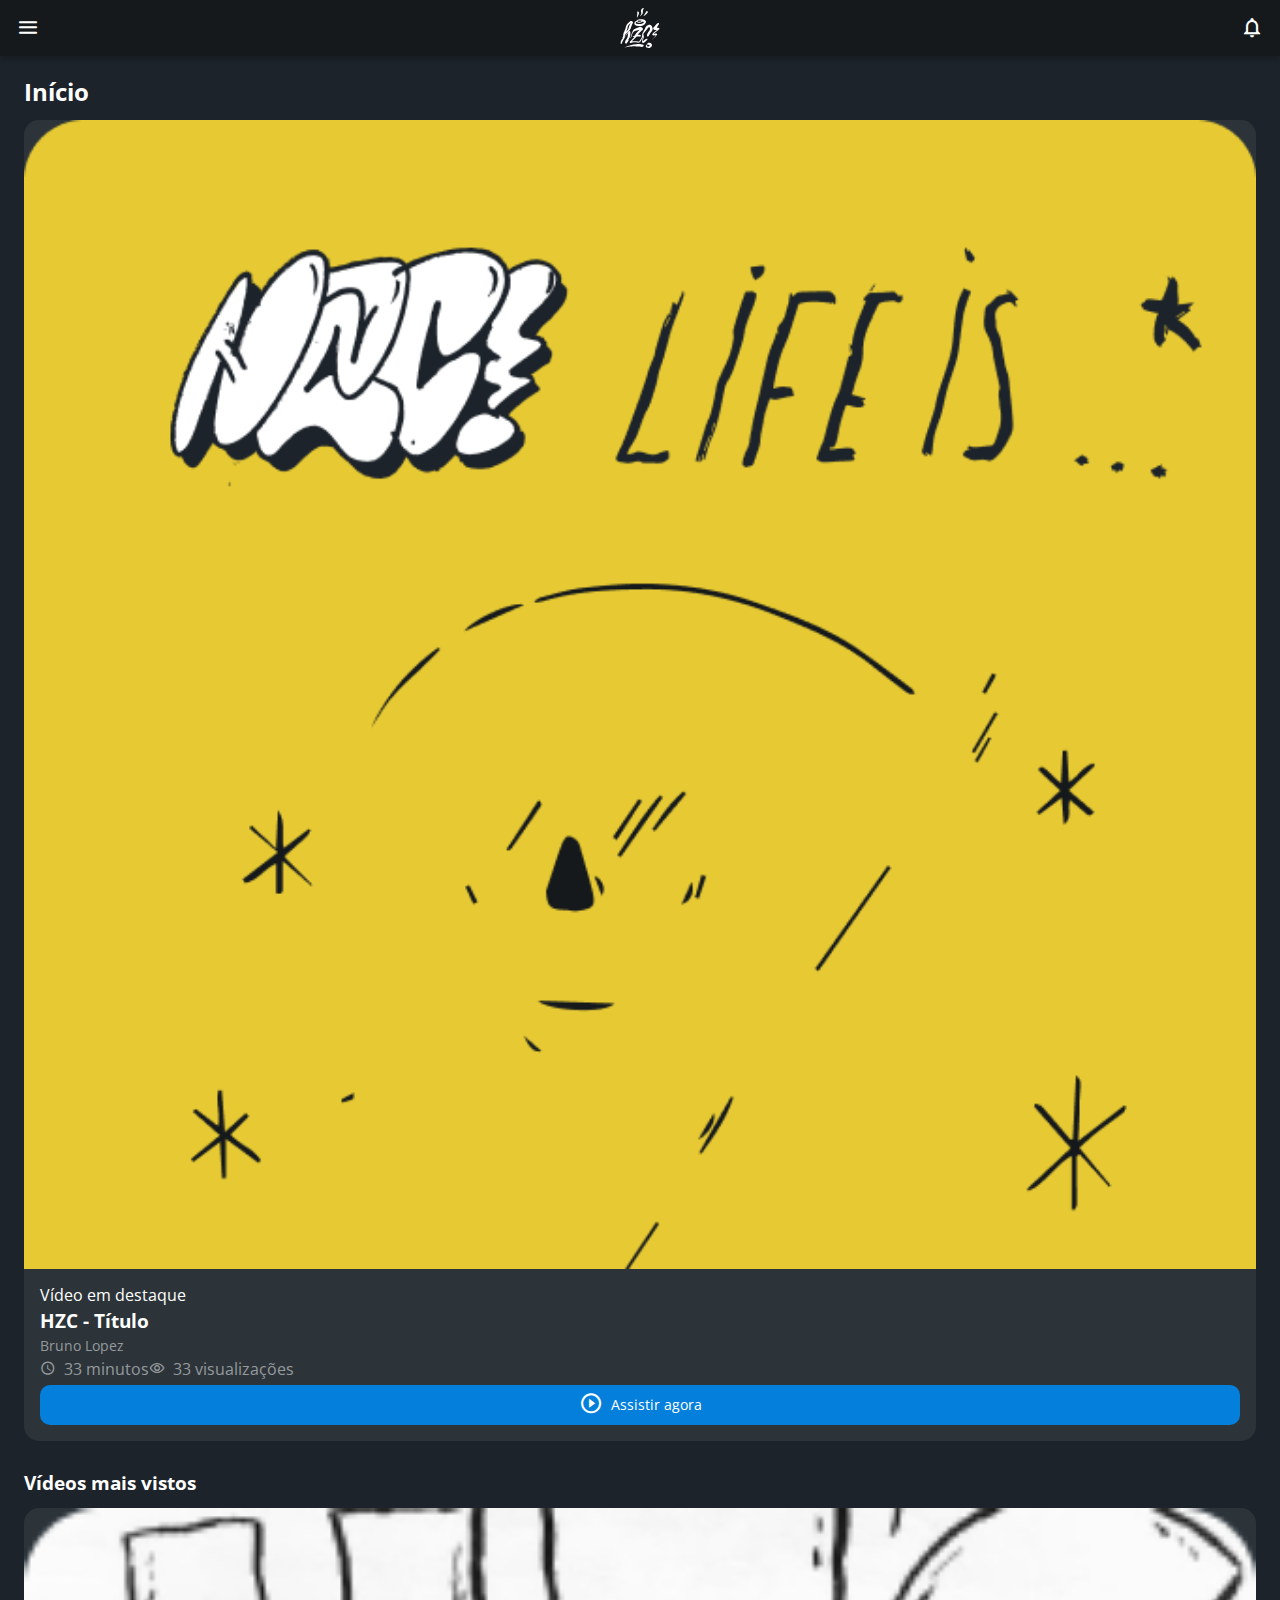
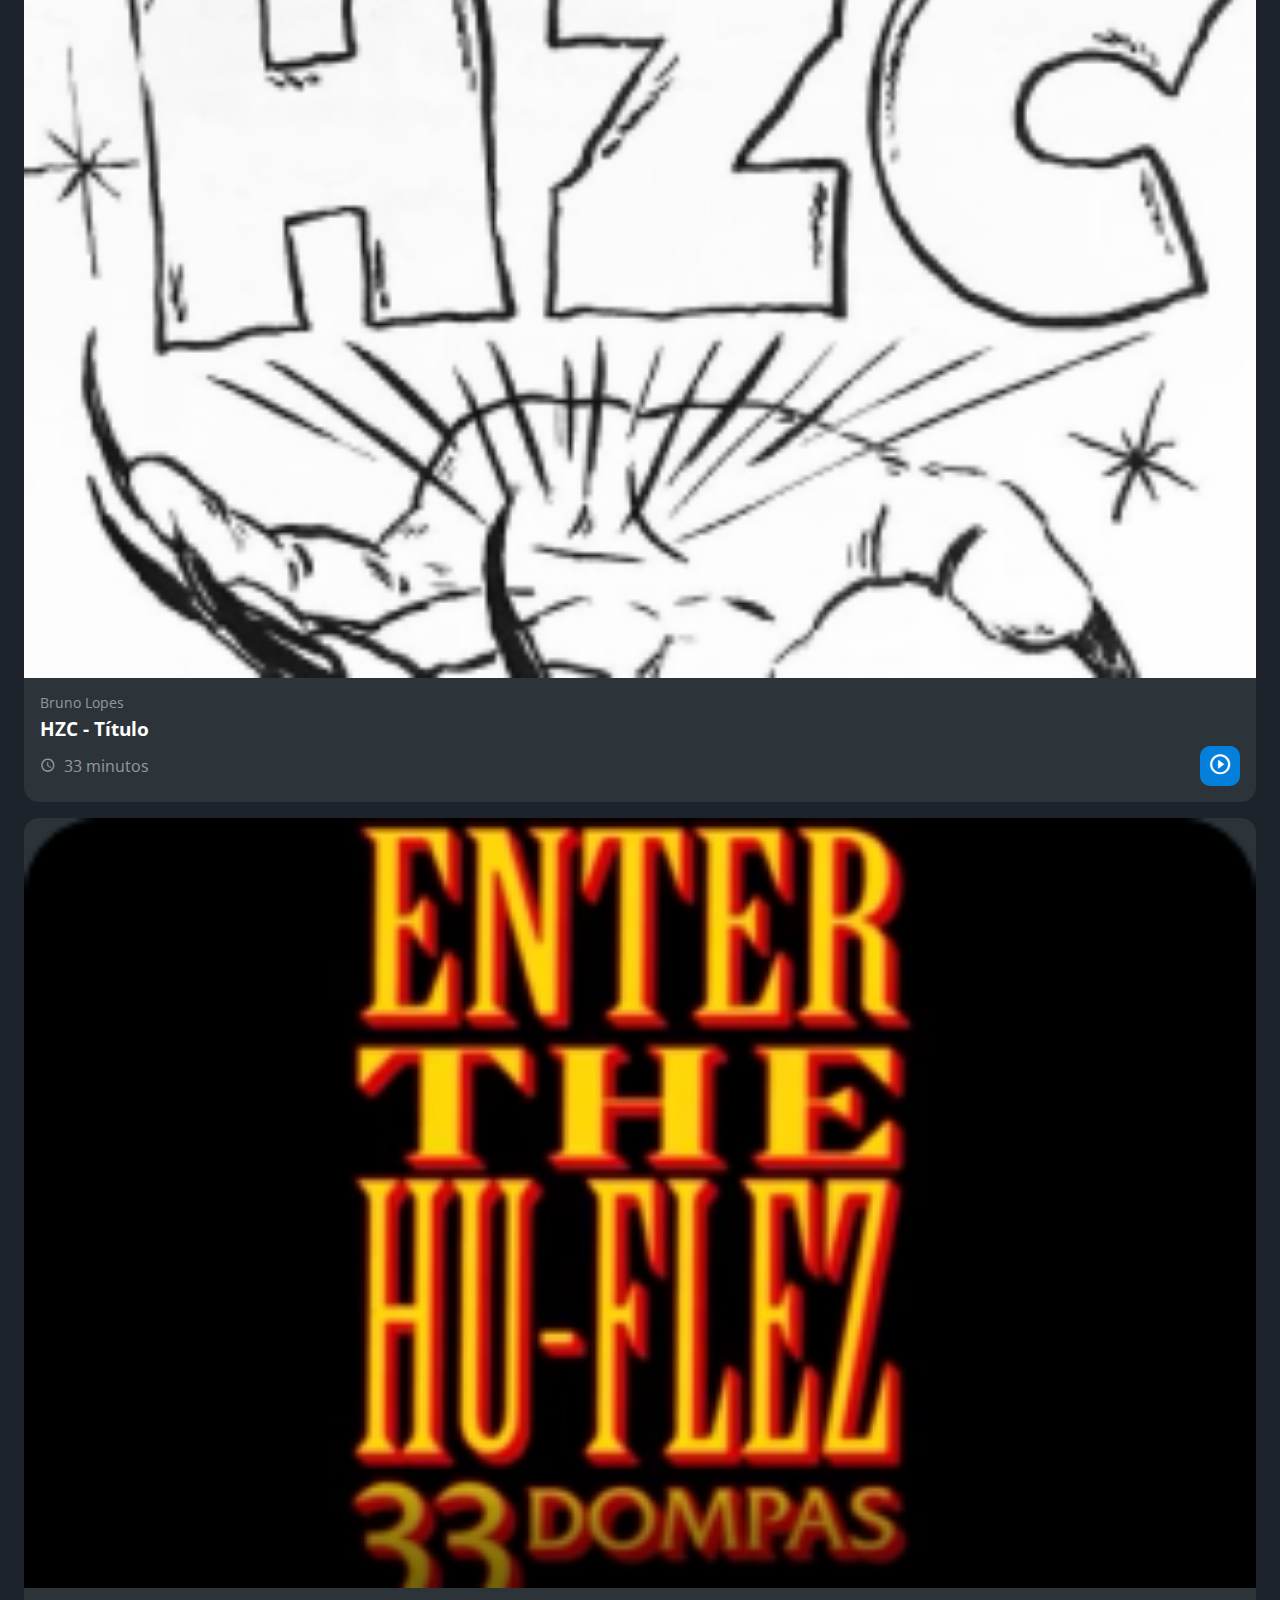
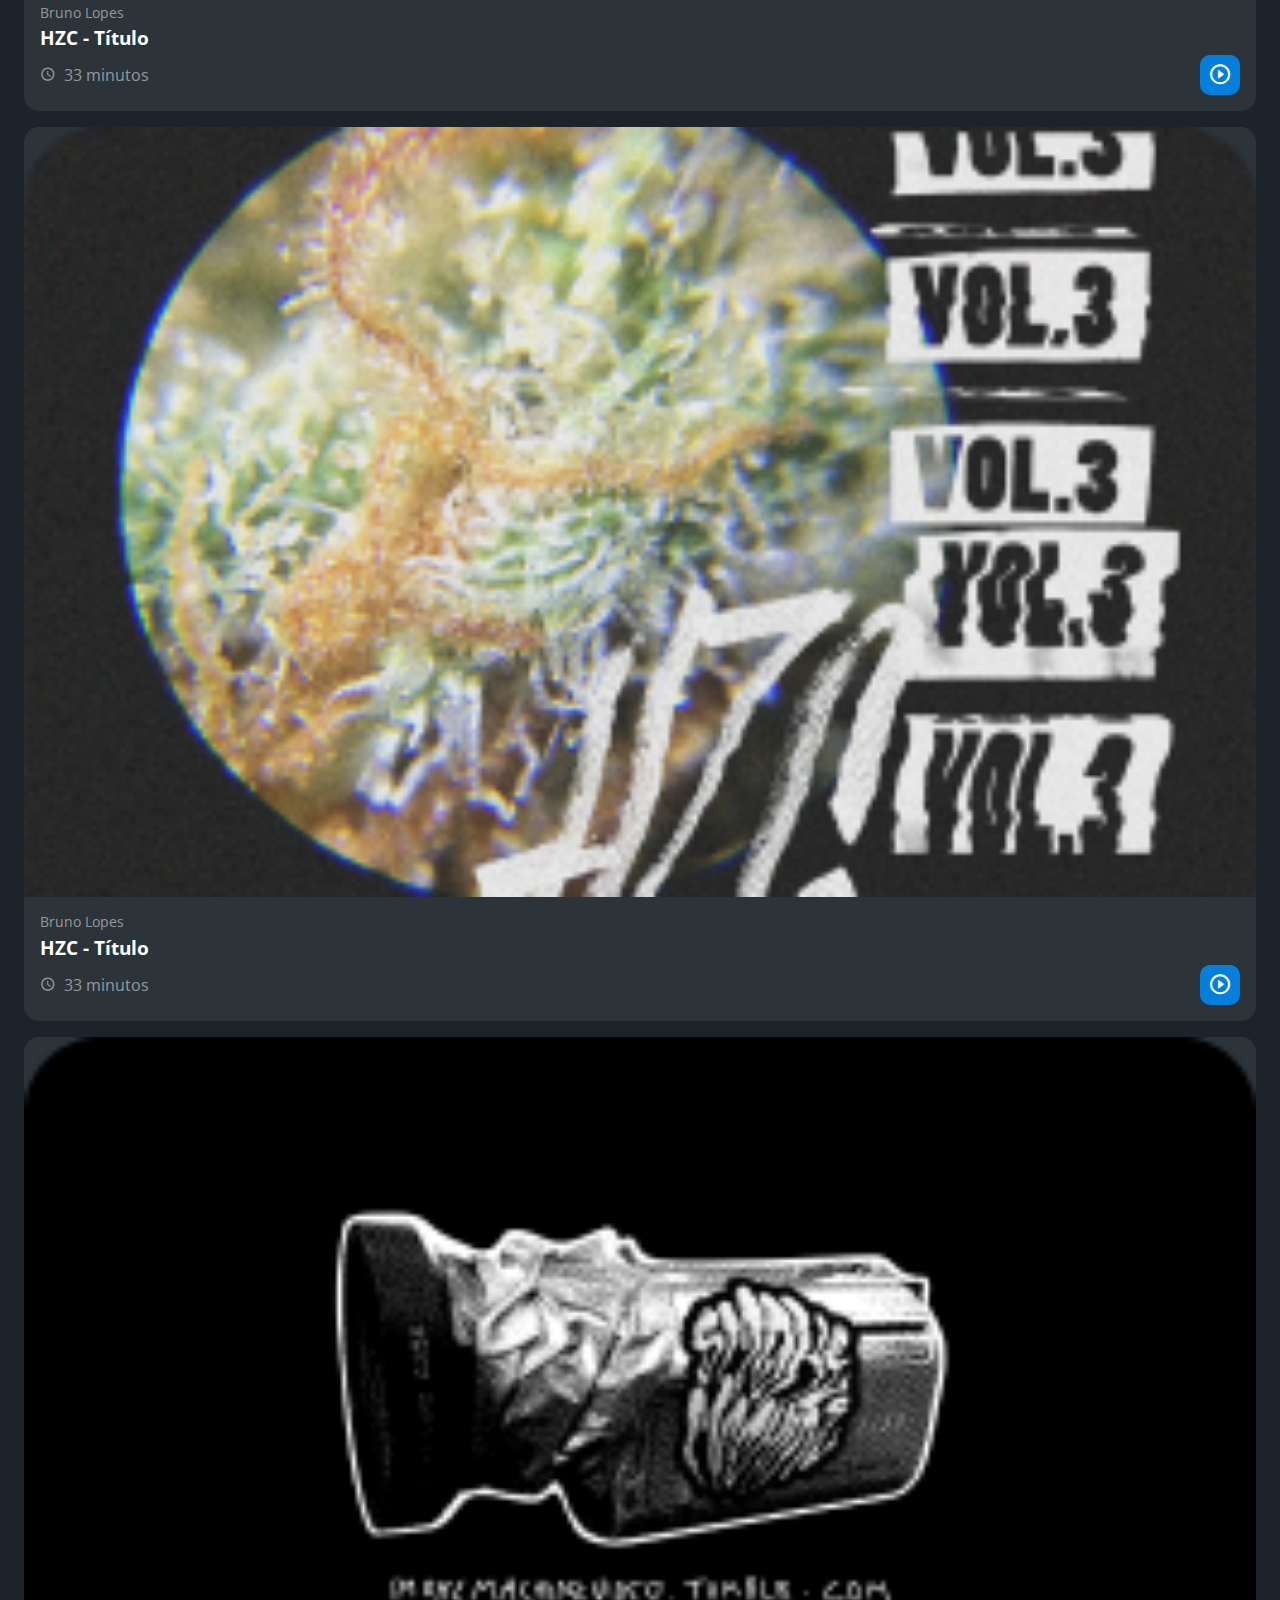
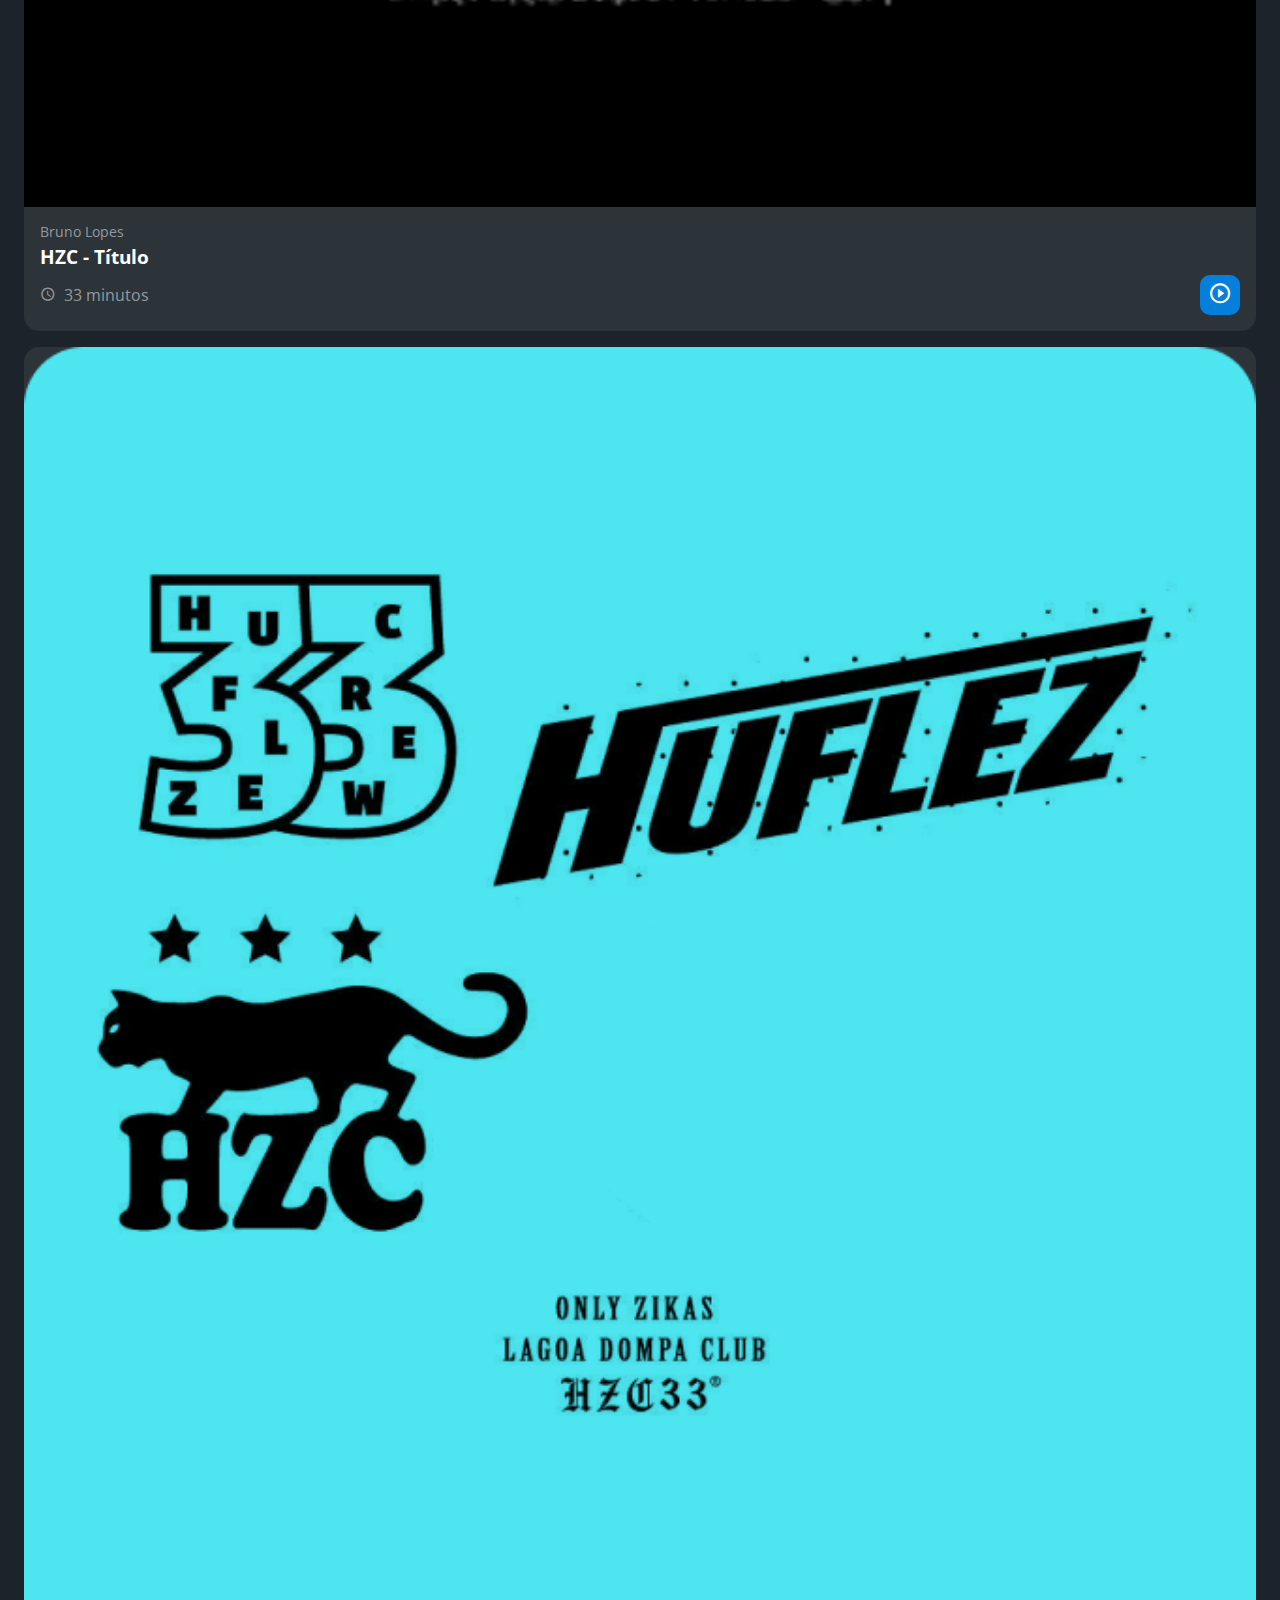
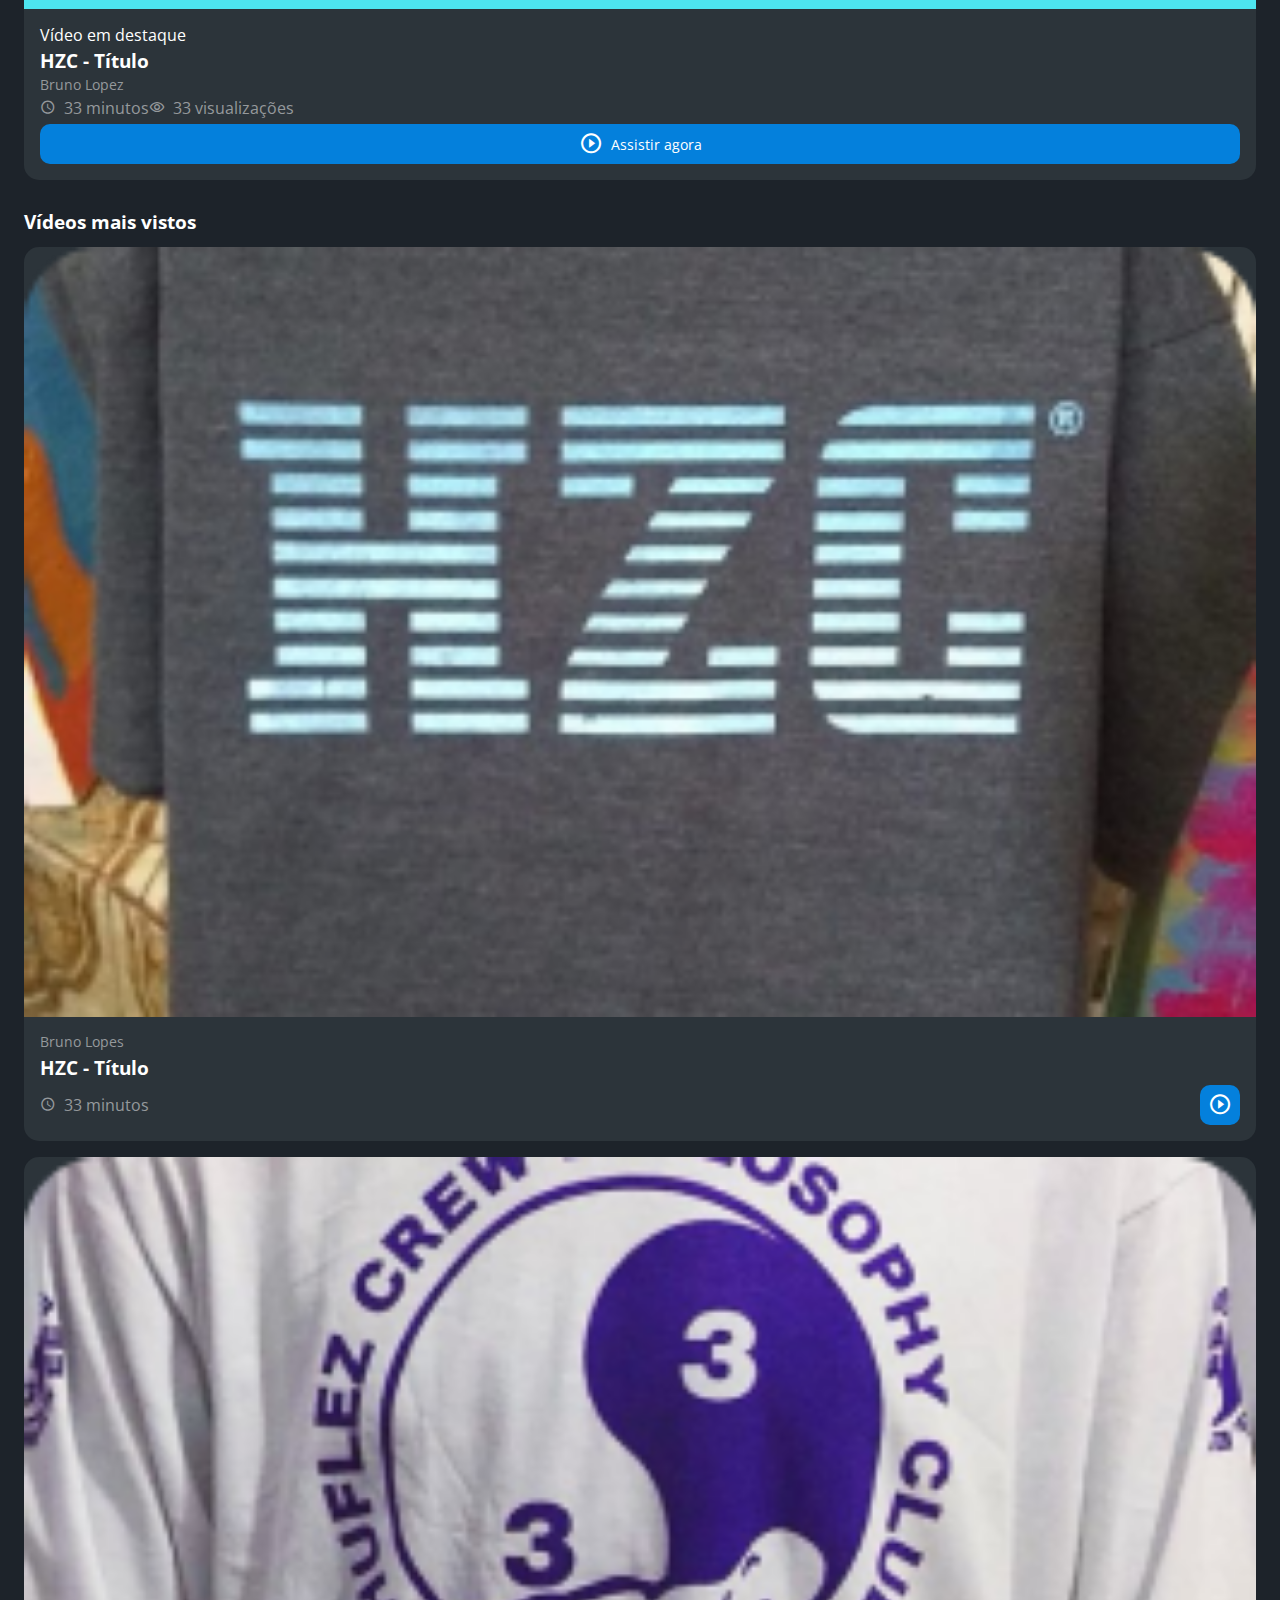
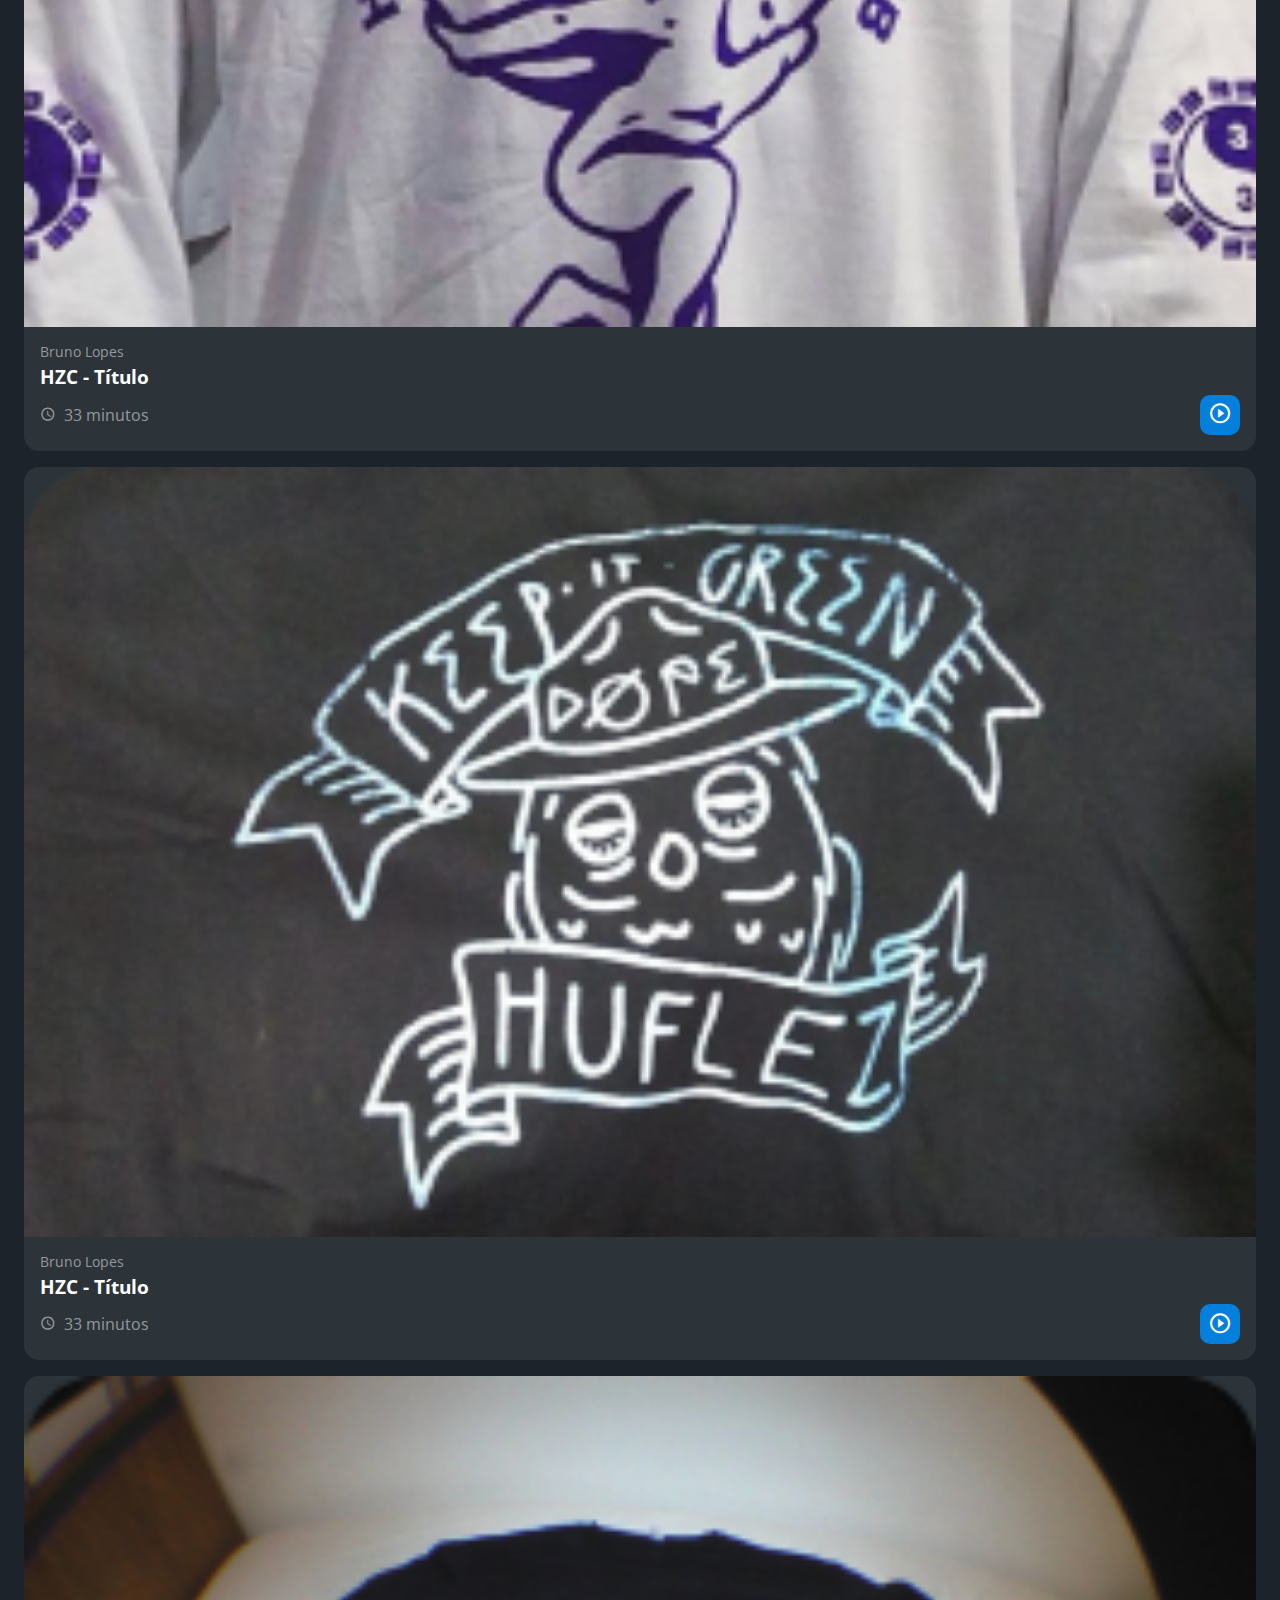
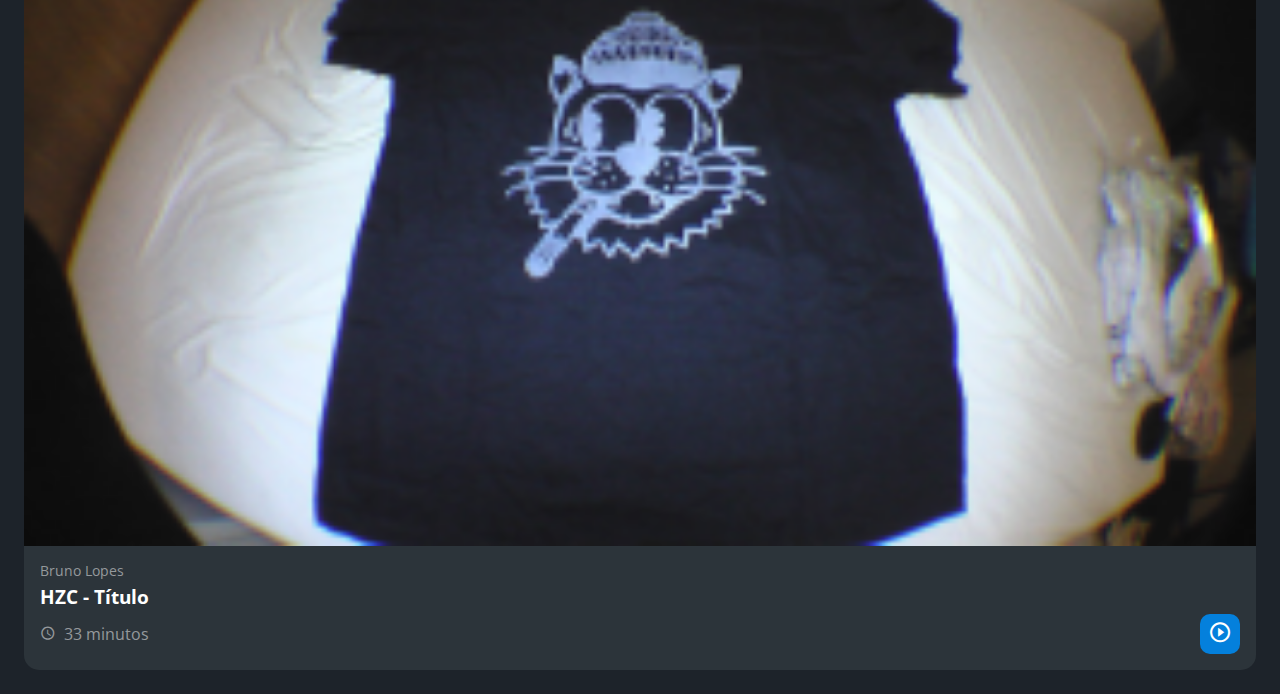
<file: index.html>
<!DOCTYPE html>
<html lang="pt-br">
<head>
    <meta charset="UTF-8">
    <meta http-equiv="X-UA-Compatible" content="IE=edge">
    <meta name="viewport" content="width=device-width, initial-scale=1.0">
    <title>HZC | Home</title>
    <link rel="preconnect" href="https://fonts.googleapis.com">
    <link rel="preconnect" href="https://fonts.gstatic.com" crossorigin>
    <link rel="stylesheet" href="https://fonts.googleapis.com/css2?family=Open+Sans:wght@400;600;700&display=swap">
    <link rel="stylesheet" href="assets/css/reset.css">
    <link rel="stylesheet" href="assets/css/estilos.css">
    <title>HZC | Home</title>
</head>
<body>
    <header class="cabecalho">  
        <button class="cabecalho__menu" aria-label="Menu"><i></i></button>
        <img src="assets/img/logo.svg" alt="Logotipo da HZC" class="cabecalho__logo">
        <p class="cabecalho__perfil">Bruno Lopes</p>
        <button class="cabecalho__notificacao" aria-label="Notificação"><i></i></button>
    </header>
    <nav class="menu-lateral">
        <img src="assets/img/logo.svg" alt="Logotipo da HZC" class="menu-lateral__logo">
        <a href="#" class="menu-lateral__link menu-lateral__link--inicio menu-lateral__link--ativo">Início</a>
        <a href="#" class="menu-lateral__link menu-lateral__link--picos" >Picos</a>
        <a href="#" class="menu-lateral__link menu-lateral__link--integrantes" >Integrantes</a>
        <a href="#" class="menu-lateral__link menu-lateral__link--camisas" >Camisas</a>
        <a href="#" class="menu-lateral__link menu-lateral__link--pinturas" >Pinturas</a>
        <a href="#" class="menu-lateral__link menu-lateral__link--videos">Vídeos</a>
    </nav>
    <main class="principal">
        <h2 class="titulo-pagina">Início</h2>
        <article class="cartao cartao--destaque destaque-video">
            <img src="assets/img/banner-mobile_1.png" alt="mobile banner" class="cartao__imagem cartao__imagem--mobile">
            <img src="assets/img/banner_1.png" alt="mobile banner" class="cartao__imagem cartao__imagem--desktop">          
            <div class="cartao__conteudo">
                <p class="cartao__destaque">Vídeo em destaque</p>
                <h3 class="cartao__titulo">HZC - Título</h3>
                <p class="cartao__perfil">Bruno Lopez</p>
                <p class="cartao__info cartao__info--tempo">33 minutos</p>
                <p class="cartao__info cartao__info--visualizacao">33 visualizações</p>
                <button class="cartao__botao cartao__botao--destaque cartao__botao--play">Assistir agora</button>
            </div>
        </article>
        <article class="cartao cartao--recentes videos-recentes">
            <h3 class="cartao__titulo">Vídeos recentes</h3>
            <a href="#" class="cartao__link">Ver todos</a>
            <ul class="cartao__lista">
                <li class="cartao__item">
                    <img src="assets/img/miniatura_1.png" alt="thumbnail" class="cartao__item--thumbnail">
                    <h4 class="cartao__item--titulo">HZC - Love Machine</h4>
                    <p class="cartao__item-perfil">Bruno Lopez</p>
                </li>
                <li class="cartao__item">
                    <img src="assets/img/miniatura_2.png" alt="thumbnail" class="cartao__item--thumbnail">
                    <h4 class="cartao__item--titulo">HZC - Love Machine</h4>
                    <p class="cartao__item-perfil">Bruno Lopez</p>
                </li>
                <li class="cartao__item">
                    <img src="assets/img/miniatura_3.png" alt="thumbnail" class="cartao__item--thumbnail">
                    <h4 class="cartao__item--titulo">HZC - Love Machine</h4>
                    <p class="cartao__item-perfil">Bruno Lopez</p>
                </li>
                <li class="cartao__item">
                    <img src="assets/img/miniatura_4.png" alt="thumbnail" class="cartao__item--thumbnail">
                    <h4 class="cartao__item--titulo">HZC - Love Machine</h4>
                    <p class="cartao__item-perfil">Bruno Lopez</p>
                </li>
                <li class="cartao__item">
                    <img src="assets/img/miniatura_5.png" alt="thumbnail" class="cartao__item--thumbnail">
                    <h4 class="cartao__item--titulo">HZC - Love Machine</h4>
                    <p class="cartao__item-perfil">Bruno Lopez</p>
                </li>
            </ul>
        </article>
        <section class="secao secao-videos">
            <h3 class="titulo-secao">Vídeos mais vistos</h3>
            <article class="cartao">
                <img src="assets/img/video_1.png" alt="vídeo" class="cartao__imagem">
                <div class="cartao__conteudo">
                    <p class="cartao__perfil">Bruno Lopes</p>
                    <h3 class="cartao__titulo">HZC - Título</h3>
                    <p class="cartao__info cartao__info--tempo">33 minutos</p>
                    <button class="cartao__botao cartao__botao--play" aria-label="assistir agora"></button>
                </div>    
            </article>
            <article class="cartao">
                <img src="assets/img/video_2.png" alt="vídeo" class="cartao__imagem">
                <div class="cartao__conteudo">
                    <p class="cartao__perfil">Bruno Lopes</p>
                    <h3 class="cartao__titulo">HZC - Título</h3>
                    <p class="cartao__info cartao__info--tempo">33 minutos</p>
                    <button class="cartao__botao cartao__botao--play" aria-label="assistir agora"></button>
                </div>    
            </article>
            <article class="cartao">
                <img src="assets/img/video_3.png" alt="vídeo" class="cartao__imagem">
                <div class="cartao__conteudo">
                    <p class="cartao__perfil">Bruno Lopes</p>
                    <h3 class="cartao__titulo">HZC - Título</h3>
                    <p class="cartao__info cartao__info--tempo">33 minutos</p>
                    <button class="cartao__botao cartao__botao--play" aria-label="assistir agora"></button>
                </div>    
            </article>
            <article class="cartao">
                <img src="assets/img/video_4.png" alt="vídeo" class="cartao__imagem">
                <div class="cartao__conteudo">
                    <p class="cartao__perfil">Bruno Lopes</p>
                    <h3 class="cartao__titulo">HZC - Título</h3>
                    <p class="cartao__info cartao__info--tempo">33 minutos</p>
                    <button class="cartao__botao cartao__botao--play" aria-label="assistir agora"></button>
                </div>    
            </article>
        </section>
        <article class="cartao cartao--recentes produtos-recentes">
            <h3 class="cartao__titulo">Vídeos recentes</h3>
            <a href="#" class="cartao__link">Ver todos</a>
            <ul class="cartao__lista">
                <li class="cartao__item">
                    <img src="assets/img/miniatura_1.png" alt="thumbnail" class="cartao__item--thumbnail">
                    <h4 class="cartao__item--titulo">HZC - Love Machine</h4>
                    <p class="cartao__item-perfil">Bruno Lopez</p>
                </li>
                <li class="cartao__item">
                    <img src="assets/img/miniatura_2.png" alt="thumbnail" class="cartao__item--thumbnail">
                    <h4 class="cartao__item--titulo">HZC - Love Machine</h4>
                    <p class="cartao__item-perfil">Bruno Lopez</p>
                </li>
                <li class="cartao__item">
                    <img src="assets/img/miniatura_3.png" alt="thumbnail" class="cartao__item--thumbnail">
                    <h4 class="cartao__item--titulo">HZC - Love Machine</h4>
                    <p class="cartao__item-perfil">Bruno Lopez</p>
                </li>
                <li class="cartao__item">
                    <img src="assets/img/miniatura_4.png" alt="thumbnail" class="cartao__item--thumbnail">
                    <h4 class="cartao__item--titulo">HZC - Love Machine</h4>
                    <p class="cartao__item-perfil">Bruno Lopez</p>
                </li>
                <li class="cartao__item">
                    <img src="assets/img/miniatura_5.png" alt="thumbnail" class="cartao__item--thumbnail">
                    <h4 class="cartao__item--titulo">HZC - Love Machine</h4>
                    <p class="cartao__item-perfil">Bruno Lopez</p>
                </li>
            </ul>
        </article>
        <article class="cartao cartao--destaque destaque-produtos">
            <img src="assets/img/banner-mobile_2.png" alt="Banner do cartao" class="cartao__imagem cartao__imagem--mobile">
            <img src="assets/img/banner_2.png" alt="Banner do cartao" class="cartao__imagem cartao__imagem--desktop">
            <div class="cartao__conteudo">
                <p class="cartao__destaque">Vídeo em destaque</p>
                <h3 class="cartao__titulo">HZC - Título</h3>
                <p class="cartao__perfil">Bruno Lopez</p>
                <p class="cartao__info cartao__info--tempo">33 minutos</p>
                <p class="cartao__info cartao__info--visualizacao">33 visualizações</p>
                <button class="cartao__botao cartao__botao--play cartao__botao--destaque">Assistir agora</button>
            </div>
        </article>
        <section class="secao secao-produtos">
            <h3 class="titulo-secao">Vídeos mais vistos</h3>
            <article class="cartao">
                <img src="assets/img/produto_1.png" alt="vídeo" class="cartao__imagem">
                <div class="cartao__conteudo">
                    <p class="cartao__perfil">Bruno Lopes</p>
                    <h3 class="cartao__titulo">HZC - Título</h3>
                    <p class="cartao__info cartao__info--tempo">33 minutos</p>
                    <button class="cartao__botao cartao__botao--play" aria-label="assistir agora"></button>
                </div>    
            </article>
            <article class="cartao">
                <img src="assets/img/produto_2.png" alt="vídeo" class="cartao__imagem">
                <div class="cartao__conteudo">
                    <p class="cartao__perfil">Bruno Lopes</p>
                    <h3 class="cartao__titulo">HZC - Título</h3>
                    <p class="cartao__info cartao__info--tempo">33 minutos</p>
                    <button class="cartao__botao cartao__botao--play" aria-label="assistir agora"></button>
                </div>    
            </article>
            <article class="cartao">
                <img src="assets/img/produto_3.png" alt="vídeo" class="cartao__imagem">
                <div class="cartao__conteudo">
                    <p class="cartao__perfil">Bruno Lopes</p>
                    <h3 class="cartao__titulo">HZC - Título</h3>
                    <p class="cartao__info cartao__info--tempo">33 minutos</p>
                    <button class="cartao__botao cartao__botao--play" aria-label="assistir agora"></button>
                </div>    
            </article>
            <article class="cartao">
                <img src="assets/img/produto_4.png" alt="vídeo" class="cartao__imagem">
                <div class="cartao__conteudo">
                    <p class="cartao__perfil">Bruno Lopes</p>
                    <h3 class="cartao__titulo">HZC - Título</h3>
                    <p class="cartao__info cartao__info--tempo">33 minutos</p>
                    <button class="cartao__botao cartao__botao--play" aria-label="assistir agora"></button>
                </div>    
            </article>
        </section>
    </main>
    <script src="index.js"></script>
</body>
</html>
</file>
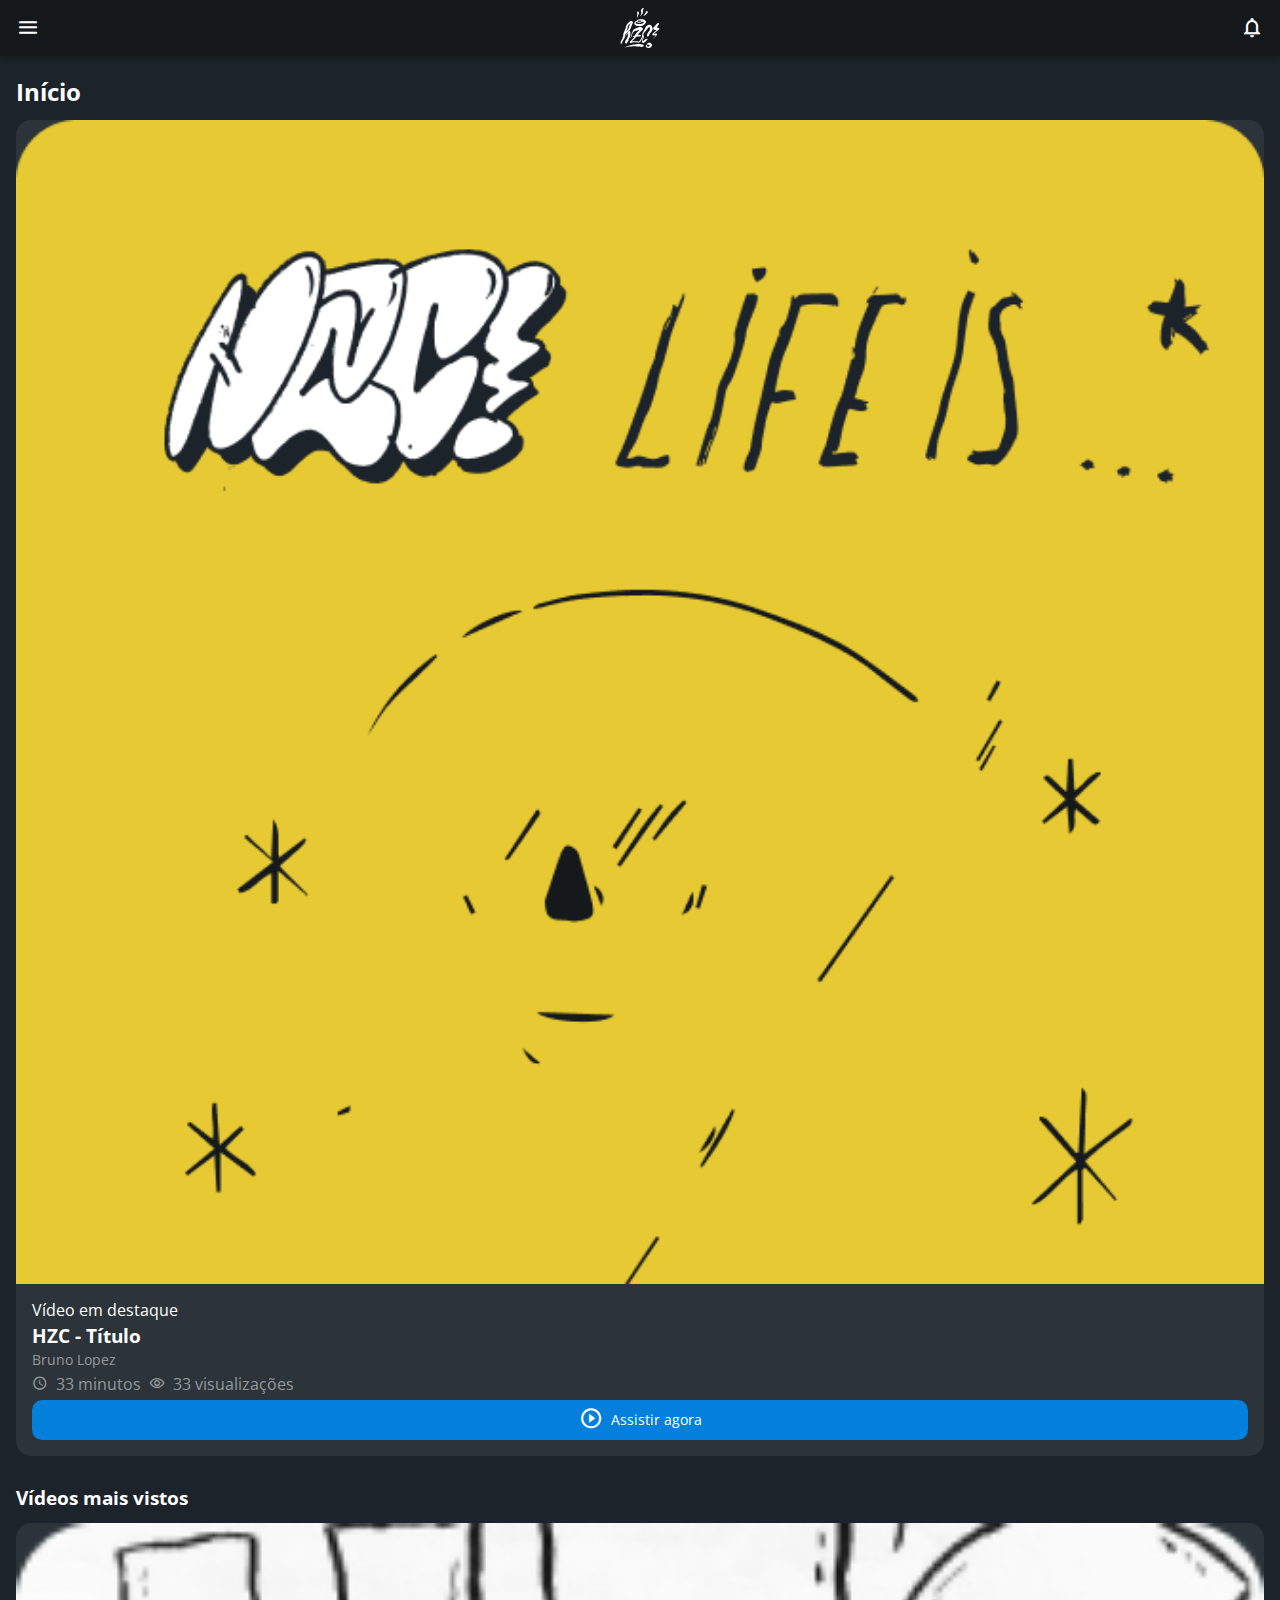
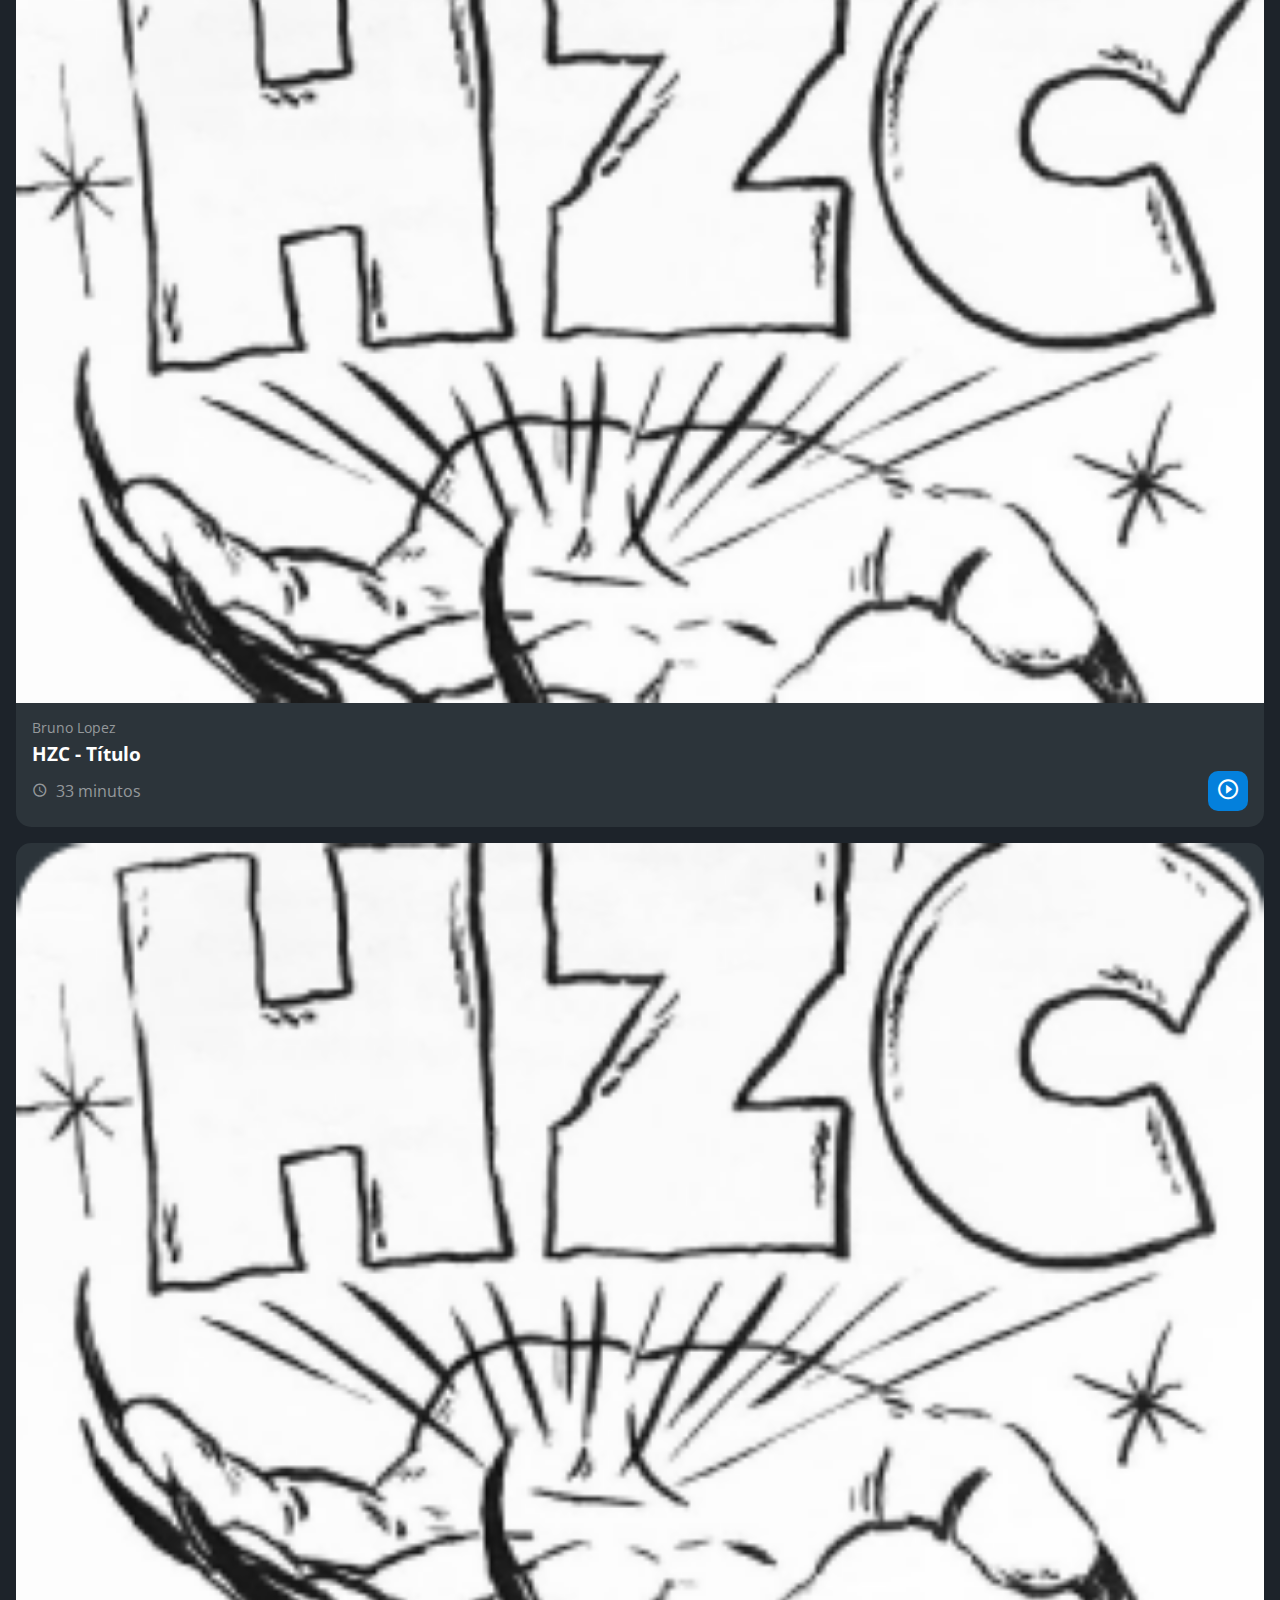
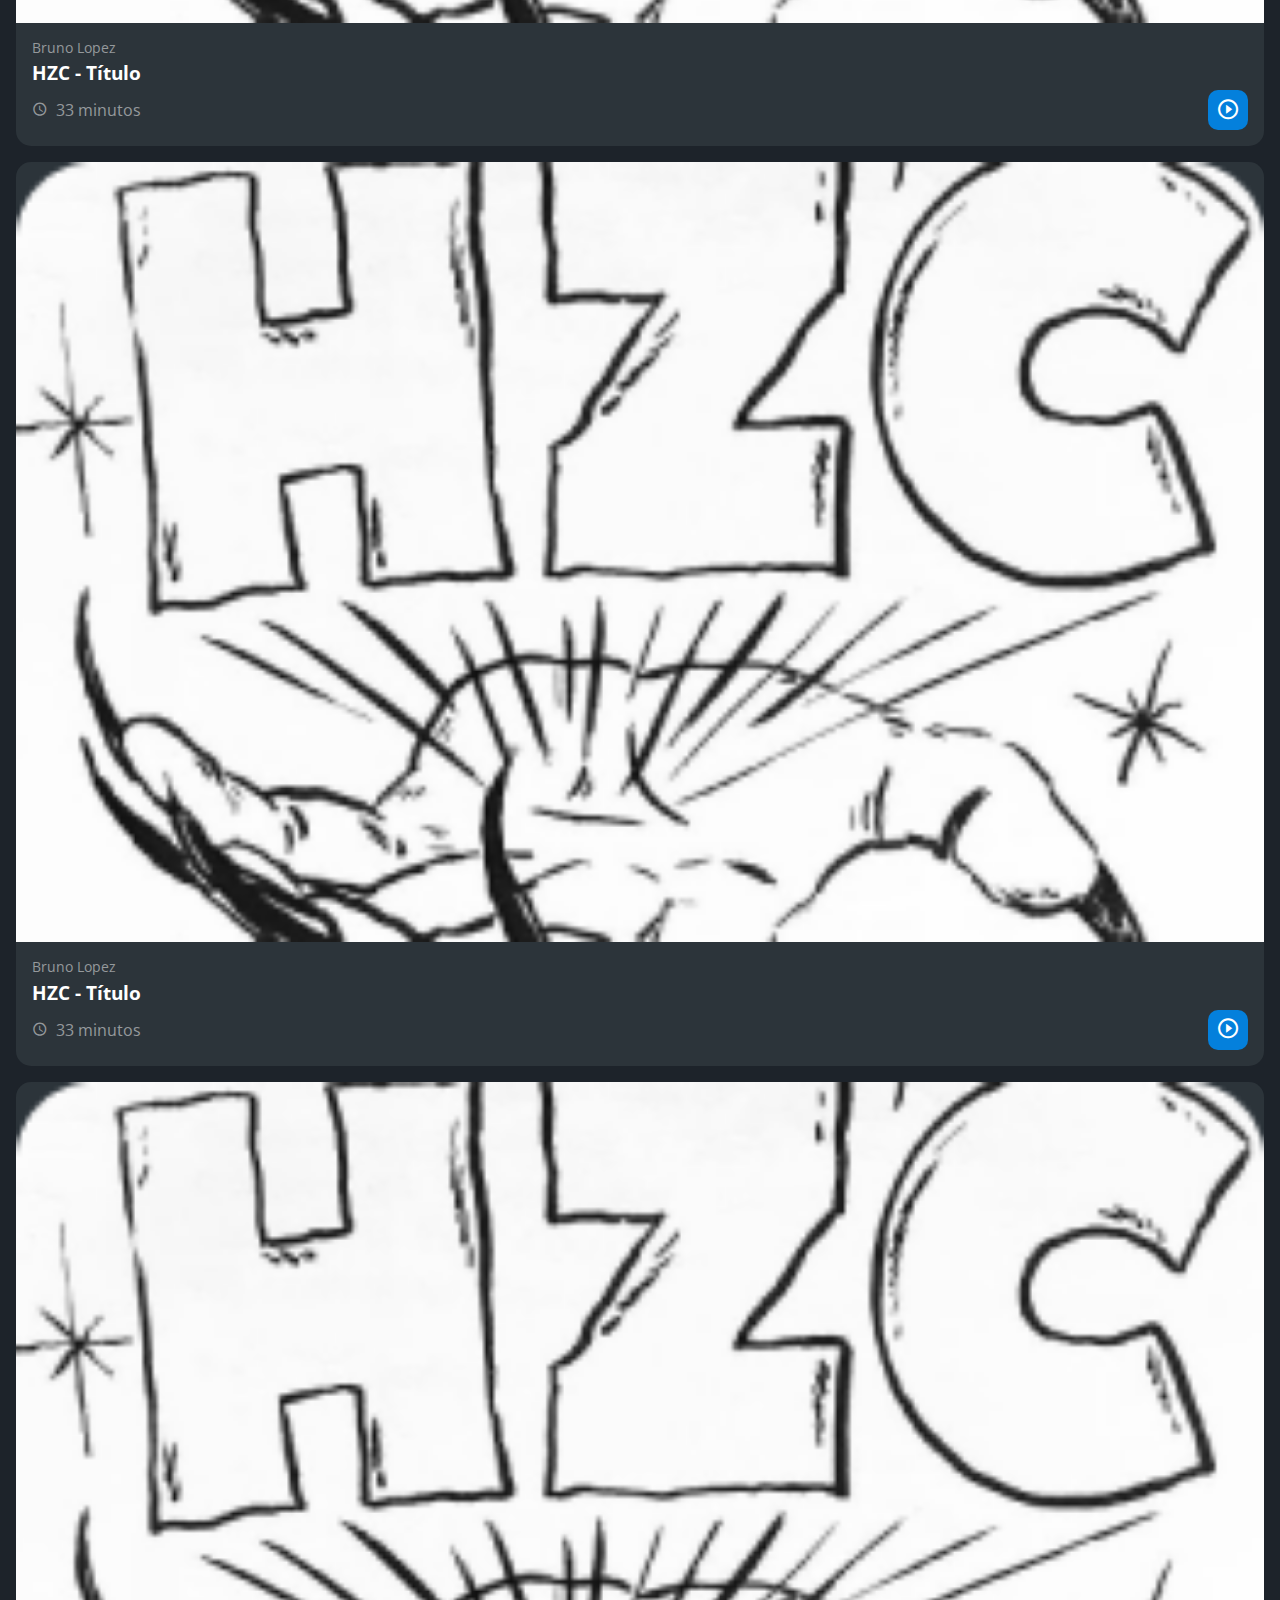
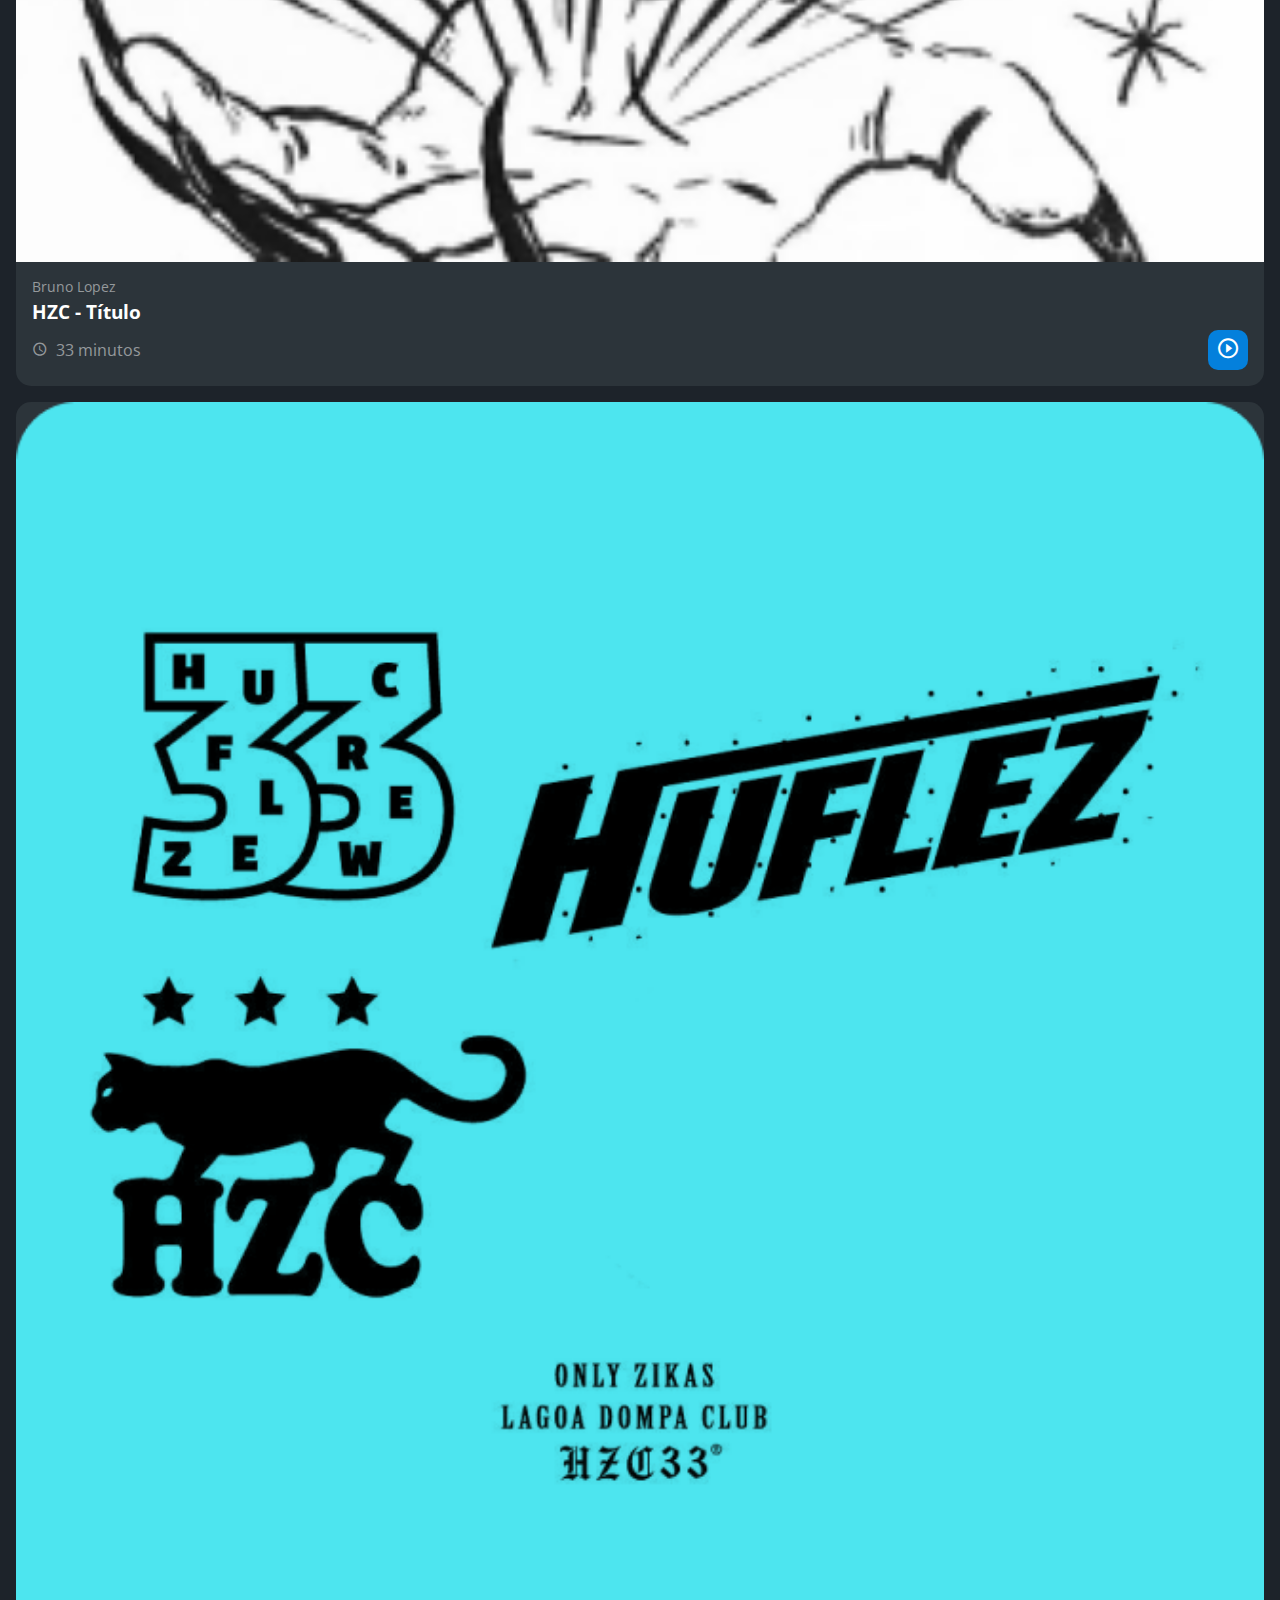
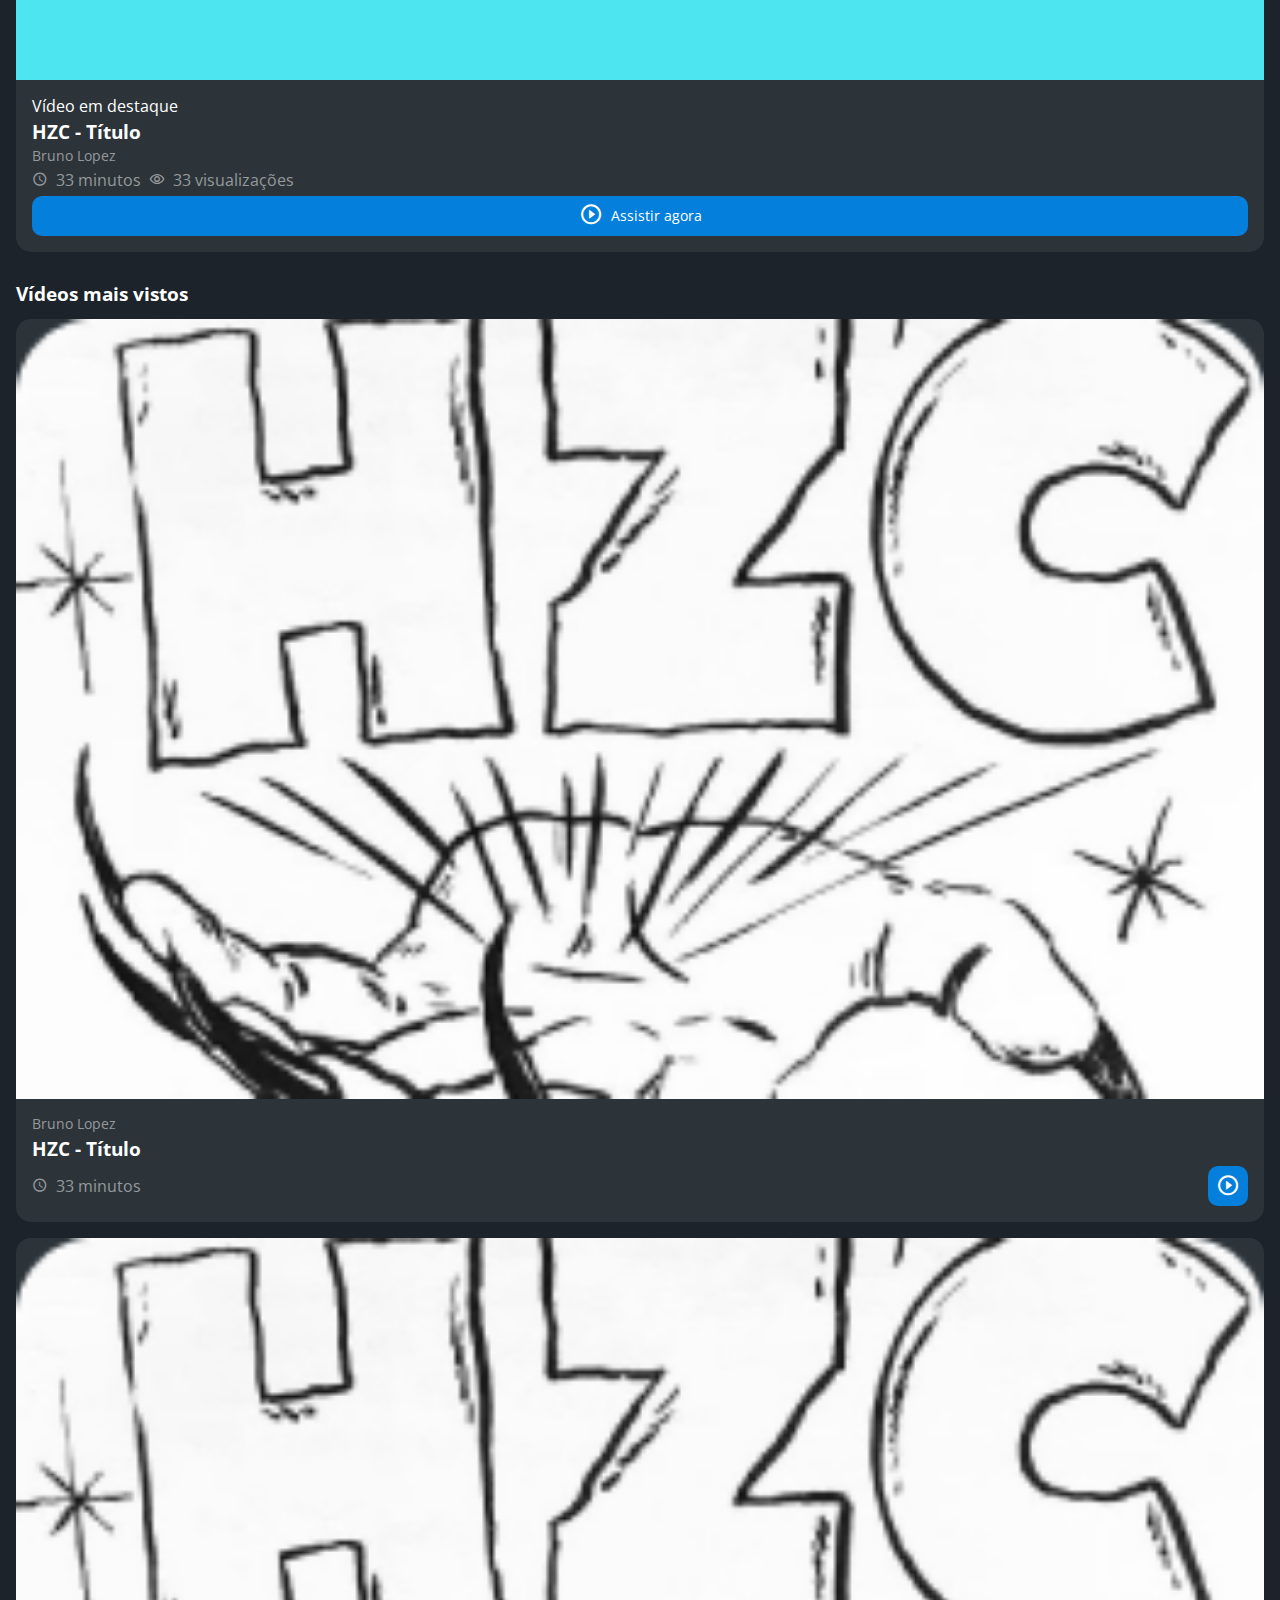
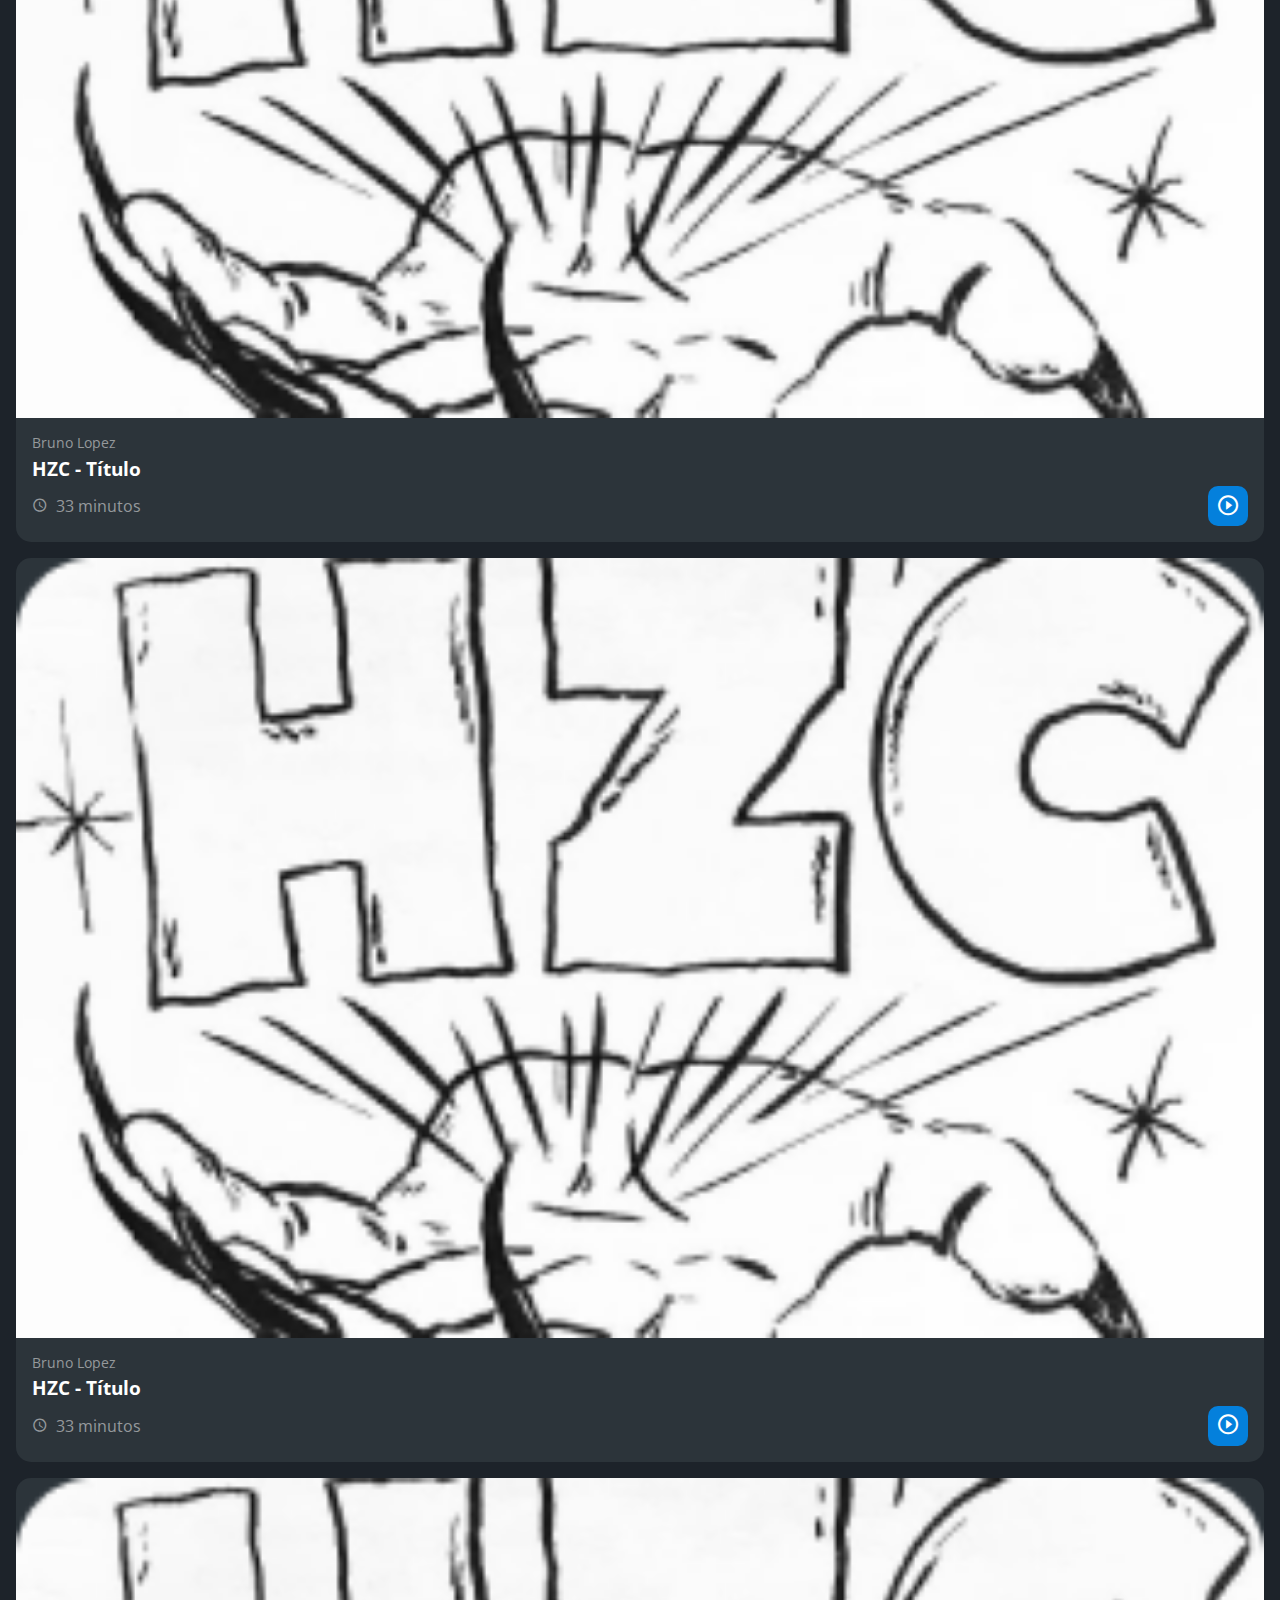
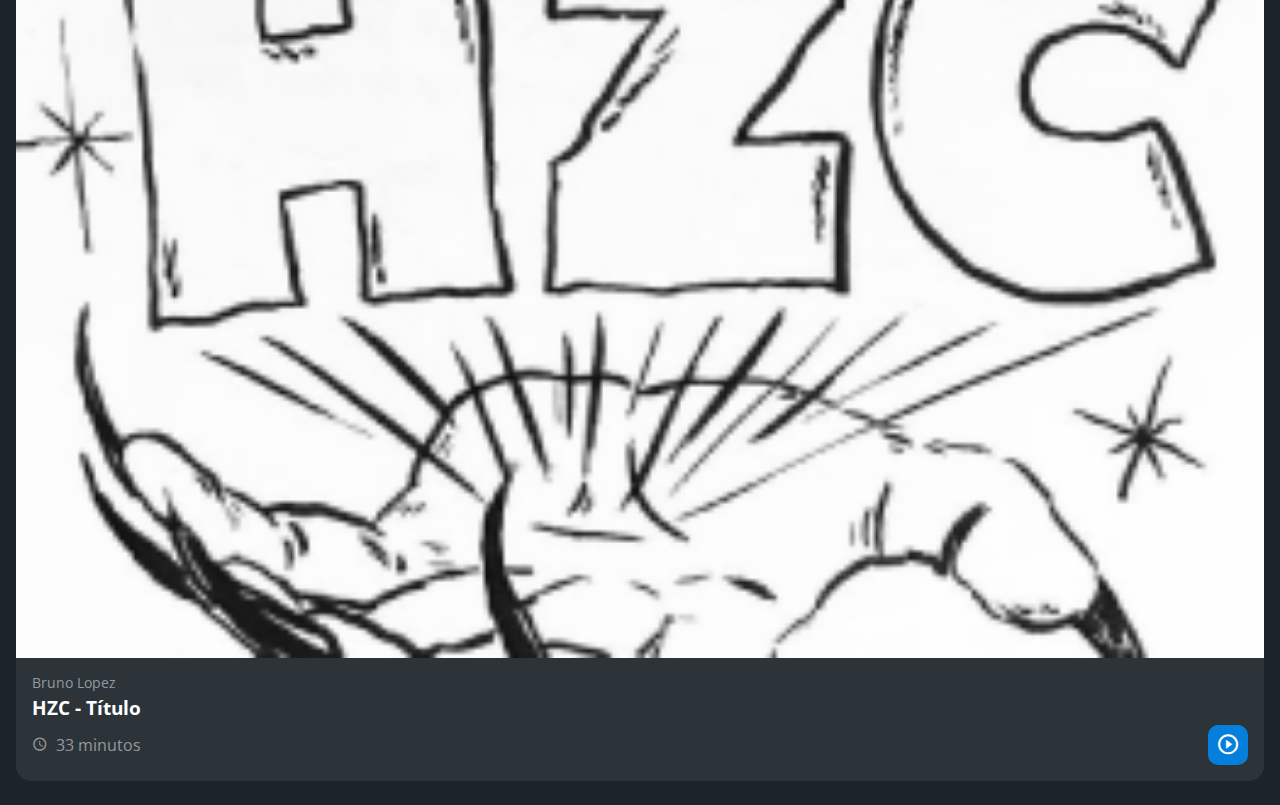
<file: gabarito.html>
<!DOCTYPE html>
<html lang="pt-br">
<head>
    <meta charset="UTF-8">
    <meta http-equiv="X-UA-Compatible" content="IE=edge">
    <meta name="viewport" content="width=device-width, initial-scale=1.0">
    <title>HZC | Home</title>
    <link rel="preconnect" href="https://fonts.googleapis.com">
    <link rel="preconnect" href="https://fonts.gstatic.com" crossorigin>
    <link rel="stylesheet" href="https://fonts.googleapis.com/css2?family=Open+Sans:wght@400;600;700&display=swap">
    <link rel="stylesheet" href="assets/css/reset.css">
    <link rel="stylesheet" href="assets/css/gabarito.css">
</head>
<body>
    <header class="cabecalho">
        <button class="cabecalho__menu" aria-label="Menu"><i></i></button>
        <img src="assets/img/logo.svg" alt="Logotipo da HZC" class="cabecalho__logo">
        <p class="cabecalho__perfil">Bruno Lopez</p>
        <button class="cabecalho__notificacao" aria-label="Notificação"><i></i></button>
    </header>
    <nav class="menu-lateral">
        <img src="assets/img/logo.svg" alt="Logotipo da HZC" class="menu-lateral__logo">
        <a href="#" class="menu-lateral__link menu-lateral__link--inicio menu-lateral__link--ativo">Início</a>
        <a href="#" class="menu-lateral__link menu-lateral__link--videos">Vídeos</a>
        <a href="#" class="menu-lateral__link menu-lateral__link--picos">Picos</a>
        <a href="#" class="menu-lateral__link menu-lateral__link--integrantes">Integrantes</a>
        <a href="#" class="menu-lateral__link menu-lateral__link--camisas">Camisas</a>
        <a href="#" class="menu-lateral__link menu-lateral__link--pinturas">Pinturas</a>
    </nav>
    <main class="principal">
        <h2 class="titulo-pagina">Início</h2>
        <article class="cartao cartao--destaque destaque-video">
            <img src="assets/img/banner-mobile_1.png" alt="Banner do cartao" class="cartao__imagem cartao__imagem--mobile">
            <img src="assets/img/banner_1.png" alt="Banner do cartao" class="cartao__imagem cartao__imagem--desktop">
            <div class="cartao__conteudo">
                <p class="cartao__destaque">Vídeo em destaque</p>
                <h3 class="cartao__titulo">HZC - Título</h3>
                <p class="cartao__perfil">Bruno Lopez</p>
                <p class="cartao__info cartao__info--tempo">33 minutos</p>
                <p class="cartao__info cartao__info--visualizacao">33 visualizações</p>
                <button class="cartao__botao cartao__botao--play cartao__botao--destaque">Assistir agora</button>
            </div>
        </article>
        <article class="cartao cartao--recentes videos-recentes">
            <h3 class="cartao__titulo">Vídeos recentes</h3>
            <a href="https://www.google.com/" class="cartao__link">Ver todos</a>
            <ul class="cartao__lista">
                <li class="cartao__item">
                    <img src="assets/img/miniatura_1.png" alt="Thumbnail" class="cartao__item-thumbnail">
                    <h4 class="cartao__item-titulo">HZC - Love machine</h4>
                    <p class="cartao__item-perfil">Bruno Lopez</p>
                </li>
                <li class="cartao__item">
                    <img src="assets/img/miniatura_1.png" alt="Thumbnail" class="cartao__item-thumbnail">
                    <h4 class="cartao__item-titulo">HZC - Love machine</h4>
                    <p class="cartao__item-perfil">Bruno Lopez</p>
                </li>
                <li class="cartao__item">
                    <img src="assets/img/miniatura_1.png" alt="Thumbnail" class="cartao__item-thumbnail">
                    <h4 class="cartao__item-titulo">HZC - Love machine</h4>
                    <p class="cartao__item-perfil">Bruno Lopez</p>
                </li>
                <li class="cartao__item">
                    <img src="assets/img/miniatura_1.png" alt="Thumbnail" class="cartao__item-thumbnail">
                    <h4 class="cartao__item-titulo">HZC - Love machine</h4>
                    <p class="cartao__item-perfil">Bruno Lopez</p>
                </li>
                <li class="cartao__item">
                    <img src="assets/img/miniatura_1.png" alt="Thumbnail" class="cartao__item-thumbnail">
                    <h4 class="cartao__item-titulo">HZC - Love machine</h4>
                    <p class="cartao__item-perfil">Bruno Lopez</p>
                </li>
            </ul>
        </article>
        <section class="secao secao-videos">
            <h3 class="titulo-secao">Vídeos mais vistos</h3>
            <article class="cartao">
                <img src="assets/img/video_1.png" alt="Vídeo" class="cartao__imagem">
                <div class="cartao__conteudo">
                    <p class="cartao__perfil">Bruno Lopez</p>
                    <h3 class="cartao__titulo">HZC - Título</h3>
                    <p class="cartao__info cartao__info--tempo">33 minutos</p>
                    <button class="cartao__botao cartao__botao--play" aria-label="Assistir agora"></button>
                </div>
            </article>
            <article class="cartao">
                <img src="assets/img/video_1.png" alt="Vídeo" class="cartao__imagem">
                <div class="cartao__conteudo">
                    <p class="cartao__perfil">Bruno Lopez</p>
                    <h3 class="cartao__titulo">HZC - Título</h3>
                    <p class="cartao__info cartao__info--tempo">33 minutos</p>
                    <button class="cartao__botao cartao__botao--play" aria-label="Assistir agora"></button>
                </div>
            </article>
            <article class="cartao">
                <img src="assets/img/video_1.png" alt="Vídeo" class="cartao__imagem">
                <div class="cartao__conteudo">
                    <p class="cartao__perfil">Bruno Lopez</p>
                    <h3 class="cartao__titulo">HZC - Título</h3>
                    <p class="cartao__info cartao__info--tempo">33 minutos</p>
                    <button class="cartao__botao cartao__botao--play" aria-label="Assistir agora"></button>
                </div>
            </article>
            <article class="cartao">
                <img src="assets/img/video_1.png" alt="Vídeo" class="cartao__imagem">
                <div class="cartao__conteudo">
                    <p class="cartao__perfil">Bruno Lopez</p>
                    <h3 class="cartao__titulo">HZC - Título</h3>
                    <p class="cartao__info cartao__info--tempo">33 minutos</p>
                    <button class="cartao__botao cartao__botao--play" aria-label="Assistir agora"></button>
                </div>
            </article>
        </section>
        <article class="cartao cartao--recentes produtos-recentes">
            <h3 class="cartao__titulo">Vídeos recentes</h3>
            <a href="#" class="cartao__link">Ver todos</a>
            <ul class="cartao__lista">
                <li class="cartao__item">
                    <img src="assets/img/miniatura_1.png" alt="Thumbnail" class="cartao__item-thumbnail">
                    <h4 class="cartao__item-titulo">HZC - Love machine</h4>
                    <p class="cartao__item-perfil">Bruno Lopez</p>
                </li>
                <li class="cartao__item">
                    <img src="assets/img/miniatura_1.png" alt="Thumbnail" class="cartao__item-thumbnail">
                    <h4 class="cartao__item-titulo">HZC - Love machine</h4>
                    <p class="cartao__item-perfil">Bruno Lopez</p>
                </li>
                <li class="cartao__item">
                    <img src="assets/img/miniatura_1.png" alt="Thumbnail" class="cartao__item-thumbnail">
                    <h4 class="cartao__item-titulo">HZC - Love machine</h4>
                    <p class="cartao__item-perfil">Bruno Lopez</p>
                </li>
                <li class="cartao__item">
                    <img src="assets/img/miniatura_1.png" alt="Thumbnail" class="cartao__item-thumbnail">
                    <h4 class="cartao__item-titulo">HZC - Love machine</h4>
                    <p class="cartao__item-perfil">Bruno Lopez</p>
                </li>
                <li class="cartao__item">
                    <img src="assets/img/miniatura_1.png" alt="Thumbnail" class="cartao__item-thumbnail">
                    <h4 class="cartao__item-titulo">HZC - Love machine</h4>
                    <p class="cartao__item-perfil">Bruno Lopez</p>
                </li>
            </ul>
        </article>
        <article class="cartao cartao--destaque destaque-produtos">
            <img src="assets/img/banner-mobile_2.png" alt="Banner do cartao" class="cartao__imagem cartao__imagem--mobile">
            <img src="assets/img/banner_2.png" alt="Banner do cartao" class="cartao__imagem cartao__imagem--desktop">
            <div class="cartao__conteudo">
                <p class="cartao__destaque">Vídeo em destaque</p>
                <h3 class="cartao__titulo">HZC - Título</h3>
                <p class="cartao__perfil">Bruno Lopez</p>
                <p class="cartao__info cartao__info--tempo">33 minutos</p>
                <p class="cartao__info cartao__info--visualizacao">33 visualizações</p>
                <button class="cartao__botao cartao__botao--play cartao__botao--destaque">Assistir agora</button>
            </div>
        </article>
        <section class="secao secao-produtos">
            <h3 class="titulo-secao">Vídeos mais vistos</h3>
            <article class="cartao">
                <img src="assets/img/video_1.png" alt="Vídeo" class="cartao__imagem">
                <div class="cartao__conteudo">
                    <p class="cartao__perfil">Bruno Lopez</p>
                    <h3 class="cartao__titulo">HZC - Título</h3>
                    <p class="cartao__info cartao__info--tempo">33 minutos</p>
                    <button class="cartao__botao cartao__botao--play" aria-label="Assistir agora"></button>
                </div>
            </article>
            <article class="cartao">
                <img src="assets/img/video_1.png" alt="Vídeo" class="cartao__imagem">
                <div class="cartao__conteudo">
                    <p class="cartao__perfil">Bruno Lopez</p>
                    <h3 class="cartao__titulo">HZC - Título</h3>
                    <p class="cartao__info cartao__info--tempo">33 minutos</p>
                    <button class="cartao__botao cartao__botao--play" aria-label="Assistir agora"></button>
                </div>
            </article>
            <article class="cartao">
                <img src="assets/img/video_1.png" alt="Vídeo" class="cartao__imagem">
                <div class="cartao__conteudo">
                    <p class="cartao__perfil">Bruno Lopez</p>
                    <h3 class="cartao__titulo">HZC - Título</h3>
                    <p class="cartao__info cartao__info--tempo">33 minutos</p>
                    <button class="cartao__botao cartao__botao--play" aria-label="Assistir agora"></button>
                </div>
            </article>
            <article class="cartao">
                <img src="assets/img/video_1.png" alt="Vídeo" class="cartao__imagem">
                <div class="cartao__conteudo">
                    <p class="cartao__perfil">Bruno Lopez</p>
                    <h3 class="cartao__titulo">HZC - Título</h3>
                    <p class="cartao__info cartao__info--tempo">33 minutos</p>
                    <button class="cartao__botao cartao__botao--play" aria-label="Assistir agora"></button>
                </div>
            </article>
        </section>
    </main>
    <script src="index.js"></script>
</body>
</html>
</file>
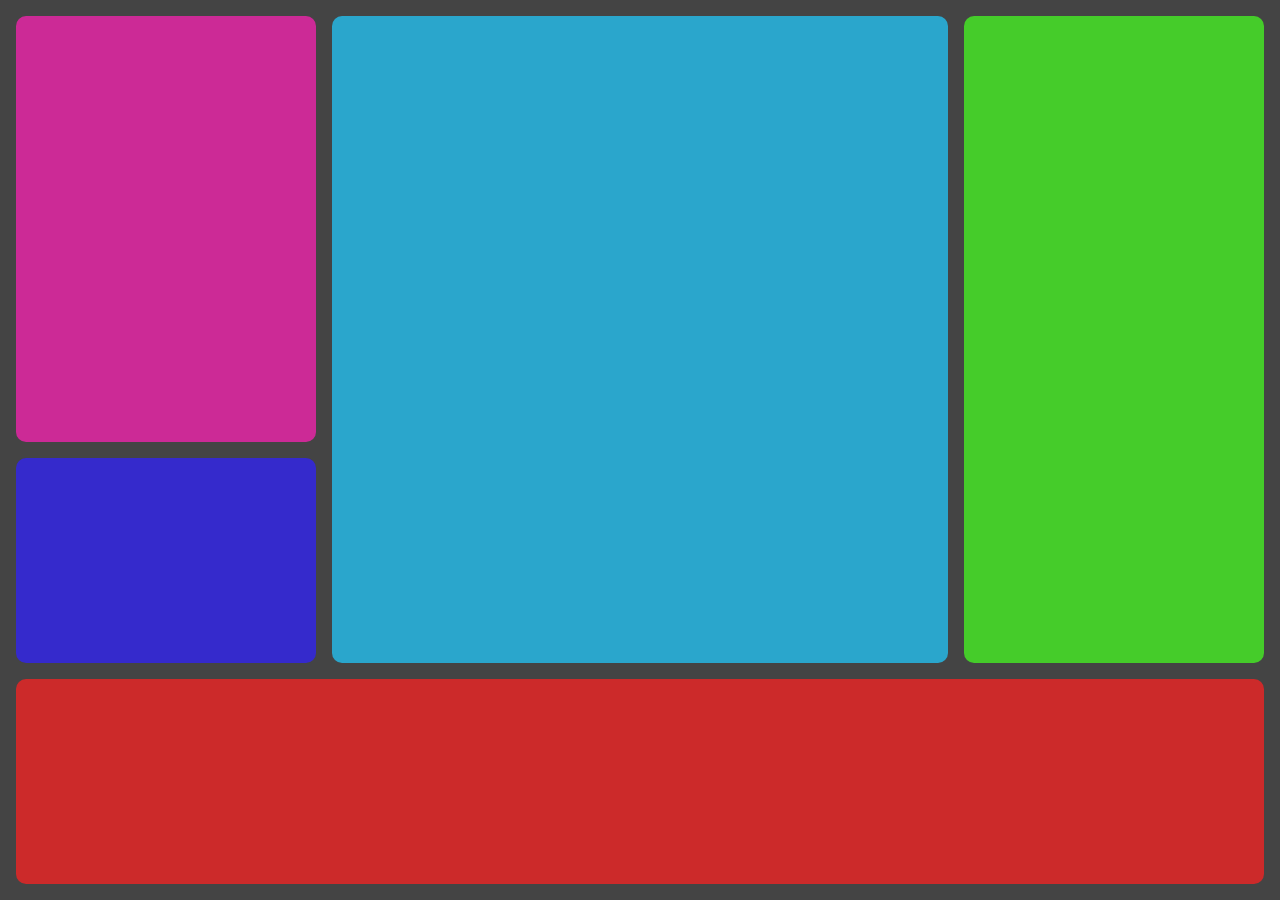
<file: Grid.html>
<!DOCTYPE html>
<html lang="en">
<head>
    <meta charset="UTF-8">
    <meta http-equiv="X-UA-Compatible" content="IE=edge">
    <meta name="viewport" content="width=device-width, initial-scale=1.0">
    <title>Document</title>
    <link rel="stylesheet" href="Grid.css">
</head>
<body class="corpo">
    <header class="cabecalho"></header>
    <nav class="lateral"></nav>
    <section class="meio"></section>
    <section class="direita-cima"></section>
    <section class="direita-baixo"></section>
</body>
</html>
</file>
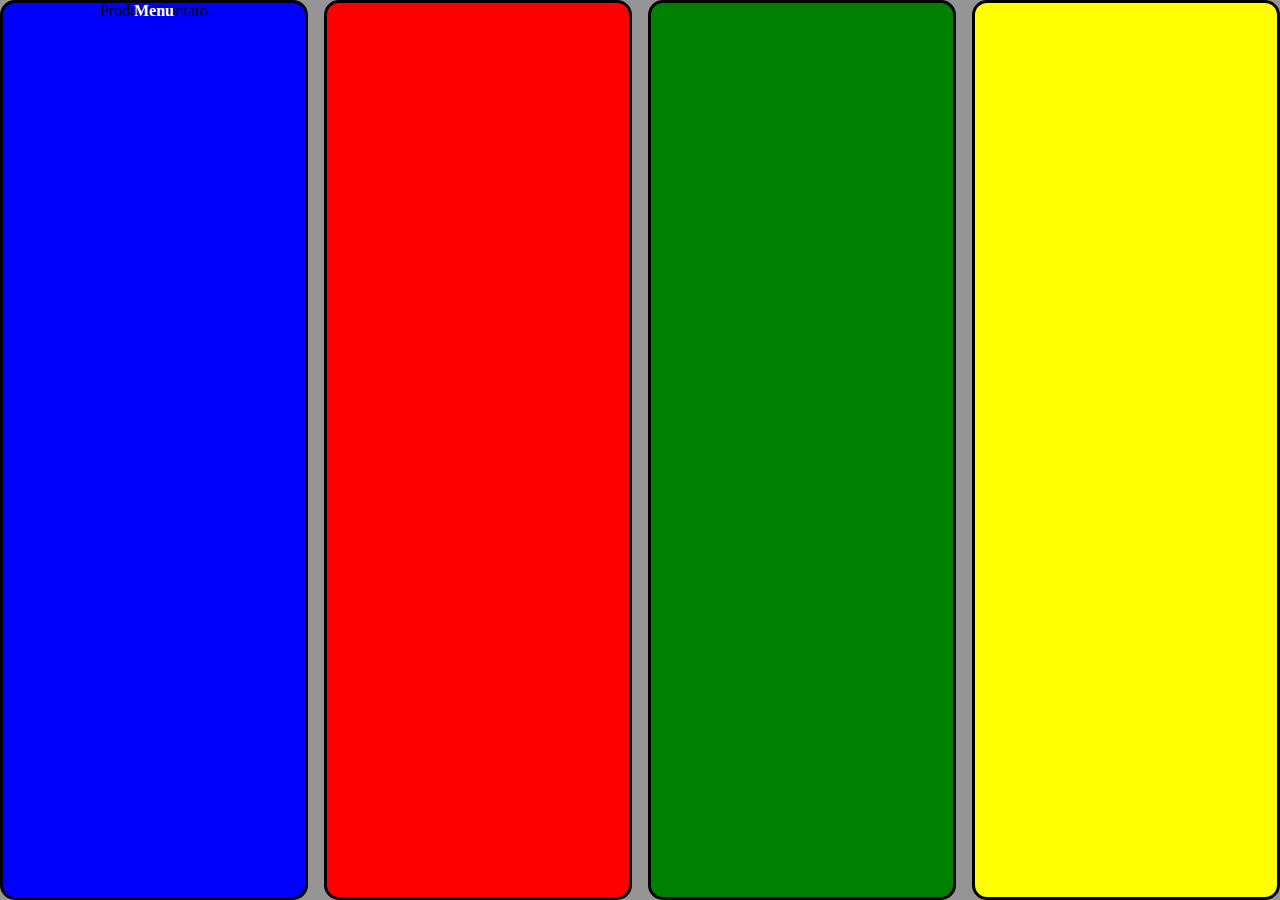
<file: teste.html>
<!DOCTYPE html>
<html lang="pt-br">
<head>
    <meta charset="UTF-8">
    <meta name="viewport" content="width=device-width,initial-scale=1.0">
    <meta http-equiv="X-UA-Compatible" content="IE=edge">
    <link rel="stylesheet" href="assets/css/reset.css">
    <link rel="stylesheet" href="teste.css">
    <title>Teste | Página</title>
</head>
<body class="corpo">
    <section class="cartao1">
        <h2 class="menu__titulo">Menu</h2>
        <p class="produtos__menu">Produtos</p>
        <p class="contato__menu">Contato</p>
    </section>
    <section class="cartao2"></section>
    <section class="cartao3"></section>
    <section class="cartao4"></section>
</body>
</html>
</file>
<file: assets/css/estilos.css>
@font-face {
    font-family: 'icones';
    src: url(../font/icones.ttf);
}
body{
    background-color: #1D232A;
    font-family: 'Open Sans', 'icones', sans-serif;
    color: #FFFFFF;
}
@media screen and (min-width: 1440px){
    body{
        display: grid;
        grid-template-columns: auto 1fr;
    }
}
.cabecalho{
    display: flex;
    justify-content: space-between;
    align-items: center;
    background-color: #15191C;
    padding: 8px 16px;
    box-shadow: 0px 4px 4px rgba(0, 0, 0, 0.16);
}
.cabecalho__menu i::before{
    content: "\e904";
    font-size: 24px;
}
.cabecalho__notificacao i::before{
    content: "\e906";
    font-size: 24px;
}
.cabecalho__logo{
    width: 40px;
}
.cabecalho__perfil{
    display:none;
}
@media screen and (min-width: 1440px){
    .cabecalho{
        background-color: #1D232A;
        display: grid;
        column-gap: 32px;
        grid-template-columns: 1fr auto;
        padding: 16px 60px;
        height: 80px;
        box-sizing: border-box;
        grid-column: 2;
    }
    .cabecalho__menu{
        display: none;
    }
    .cabecalho__logo{
        display: none;
    }
    .cabecalho__perfil{
        display: grid;
        grid-template-columns: repeat(3, auto);
        column-gap: 8px;
        align-items: center;
        justify-self: flex-end;
        color: #95999C;
        padding: 8px 32px;
        border-right: 1px solid #95999C;
    }
    .cabecalho__perfil::before{
        content: "";
        display: block;
        width: 32px;
        height: 32px;
        background-image: url(../img/profile_2.png);
        background-size: contain;
        background-repeat: no-repeat;
        background-position: center;
    }
    .cabecalho__perfil::after{
        content: "\e90d";
        color: #FFFFFF;
        font-size: 1.5rem;
    }
}
.menu-lateral{
    display: flex;
    flex-direction: column;   
    background-color: #15191C;
    width: 75vw;
    height: 100vh;
    position: absolute;
    left: -100vw;
    transition: 0.25s;
}
.menu-lateral--ativo{
    left: 0;
    transition: 0.25s;
}
.menu-lateral__logo{
    align-self: center;
    width: 118px;
    padding: 16px;
}
.menu-lateral__link{
    height: 64px;
    color:#95999C ;
    padding-left: 64px;
    display: flex;
    align-items: center;
}
.menu-lateral__link:hover{
    color: #FFFFFF;
    padding-left: 56px;
    border-left: 8px solid #FFFFFF;
    scale: 1.01;
    font-size: 22px;
    transition: 0.1s;
}
.menu-lateral__link::before{
    content:"\e900";
    width: 24px;
    height: 24px;
    font-size: 24px;
    position: absolute;
    left: 24px;
}
.menu-lateral__link--inicio::before{
    content: "\e902";
}
.menu-lateral__link--videos::before{
    content: "\e90e";
}
.menu-lateral__link--picos::before{
    content: "\e909";
}
.menu-lateral__link--integrantes::before{
    content: "\e903";
}
.menu-lateral__link--camisas::before{
    content: "\e900";
}
.menu-lateral__link--pinturas::before{
    content: "\e90a";
}
@media screen and (min-width: 1440px){
    .menu-lateral{
        position: static;
        width: 200px;
        grid-column: 1;
        grid-row: 1 /span 2; /*adiciona os dois valores ao grid row, sem precisa repeti-lo*/
    }
}
.principal{
    padding: 24px;
    display: grid;
    gap: 16px; /*As propriedades column-gap, row-gap e gap;
    São as propriedades que dão espaçamento entre os grid items.*/
}
.titulo-pagina{
    font-size: 1.5rem;
    font-weight: 700;
}
.titulo-secao{
    font-size: 1.2rem;
    font-weight: 700;
}
@media screen and (min-width: 1440px){
    .principal{
        display: grid;
        grid-template-columns: auto 1fr auto;
        grid-template-areas:
            "titulo-pagina titulo-pagina titulo-pagina"
            "destaque-video destaque-video videos-recentes"
            "secao-videos secao-videos secao-videos"
            "produtos-recentes destaque-produtos destaque-produtos"
            "secao-produtos secao-produtos secao-produtos" 
        ;
        column-gap: 32px;
        padding: 16px 60px;
        grid-column: 2;
    }
    .titulo-secao{
        grid-column: span 4;
    }
}
.cartao{
    width: 100%;
    border-radius: 15px;
    overflow: hidden;
    background-color: #2C343A;
}
.cartao__imagem--desktop{
    display: none;
}
.cartao--destaque{
    margin-bottom: 16px;
}

.cartao__conteudo{
    padding: 16px;
    /*Os valores que essas propriedades recebem são os tamanhos das colunas/linhas. Ex: para 3 colunas de 30px a propriedade se escreve: grid-template-columns: 30px 30px 30px.*/
    display: grid;
    row-gap: 8px;
    grid-template-columns: auto 1fr; /*Nem sempre queremos colocar um valor fixo para as colunas/linhas. O valor auto permite que elas se adaptem de acordo com o conteúdo.
    A ideia de grid container é bem parecida com flex container, mas no grid container o fluxo é vertical e também ganhamos acesso a outras propriedades*/
}
.cartao__destaque{
    grid-column: span 2;
}
.cartao__titulo{
    font-size: 1.2rem;
    font-weight: 700;
    grid-column: span 2;
}
.cartao__perfil{
    color:#95999c;
    font-size: 0.9rem;
    grid-column: span 2;
}
.cartao__info{
    display: flex;
    align-items: center;
    color: #95999C;
}
.cartao__info--tempo::before{
    content: "\e90c";
    margin-right: 8px;
}
.cartao__info--visualizacao::before{
    content: "\e90f";
    margin-right: 8px;
}
.cartao__botao{
    display: flex;
    align-items: center;
    background-color: #0480DC;
    width: 40px;
    height: 40px;
    border-radius: 10px;
    font-size: 0.9rem;
    justify-content: center;
    justify-self: self-end;
}
.cartao__botao--play::before{
    content: "\e90b";
    font-size: 24px;
}
.cartao__botao--destaque{
    width: 100%;
    grid-column: span 2;
}
.cartao__botao--destaque::before{
    margin-right: 8px;
}
.cartao--recentes{
    display: none;
}
@media screen and (min-width: 1440px){
    .cartao__botao:hover{
        scale: 1.1;
        cursor: pointer;
    }
    .cartao--destaque{
        margin-bottom: 0;
    }
    .cartao__imagem--desktop{
        display: block;
    }
    .cartao__imagem--mobile{
        display: none;
    }
    .cartao__botao--destaque{
        grid-column: auto;
        padding: 16px 8px;
    }
    .cartao--recentes{
        display: grid;
        grid-template-columns: auto auto;/*se fosse mais de dois itens poderia ser utilizado repeat(3 auto)*/
        align-items: center;
        row-gap: 24px;
        width: 256px;
        padding: 16px;
        box-sizing: border-box;
        align-self: flex-start;
    }
    .cartao--recentes .cartao__titulo{
        grid-column: auto;
    }
    .cartao__link{
        font-size: 0.8rem;
        font-weight: 600;
        color: #0480DC;
        justify-self: flex-end;
    }
    .cartao__lista{
        display:grid;
        row-gap: 16px;
        grid-column: span 2;
    }
    .cartao__item{
        display: grid;
        grid-template-columns: auto 1fr;
        gap: 8px;
    }
    .cartao__item--thumbnail{
        width: 32px;
        grid-row: span 2;
    }
    .cartao__item--titulo{
        font-size: 0.9rem;
        line-height: 1.2rem;
        font-weight: 700;
    }
    .cartao__item-perfil{
        font-size: 0.8rem;
        color: #95999C;
    }
}
.secao{
    display: grid;
    gap: 16px;
}
@media screen and (min-width:1440px){
    .secao{
        grid-template-columns: repeat(4, 1fr);
    }
    .destaque-video{
        grid-area: destaque-video;
    }
    .videos-recentes{
        grid-area: videos-recentes;
    }
    .secao-videos{
        grid-area: secao-videos;
    }
    .destaque-produtos{
        grid-area: destaque-produtos;
    }
    .produtos-recentes{
        grid-area: produtos-recentes;
    }
    .secao-produtos{
        grid-area: secao-produtos;
    }
}
</file>
<file: assets/css/gabarito.css>
@font-face {
    font-family: 'icones';
    src: url(../font/icones.ttf);
}

body {
    background-color: #1D232A;
    font-family: 'Open Sans', 'icones', sans-serif;
    color: #FFFFFF;
}

@media screen and (min-width: 1440px) {
    body {
        display: grid;
        grid-template-columns: auto 1fr;
    }
}

.cabecalho {
    display: flex;
    justify-content: space-between;
    align-items: center;
    background-color: #15191C;
    padding: 8px 16px;
    box-shadow: 0px 4px 4px rgba(0, 0, 0, 0.16);
}

.cabecalho__menu i::before {
    content: "\e904";
    font-size: 24px;
}

.cabecalho__notificacao i::before {
    content: "\e906";
    font-size: 24px;
}

.cabecalho__logo {
    width: 40px;
}

.cabecalho__perfil {
    display: none;
}

@media screen and (min-width: 1440px) {
    .cabecalho {
        background-color: #1D232A;
        display: grid;
        column-gap: 32px;
        grid-template-columns: 1fr auto;
        padding: 16px 60px;
        height: 80px;
        box-sizing: border-box;
        grid-column: 2;
    }

    .cabecalho__menu {
        display: none;
    }

    .cabecalho__logo {
        display: none;
    }

    .cabecalho__perfil {
        display: grid;
        grid-template-columns: repeat(3, auto);
        column-gap: 8px;
        align-items: center;
        justify-self: flex-end;
        color: #95999C;
        padding: 8px 32px;
        border-right: 1px solid #95999C;
    }

    .cabecalho__perfil::before {
        content: "";
        display: block;
        width: 32px;
        height: 32px;
        background-image: url(../img/profile_2.png);
        background-size: contain;
        background-repeat: no-repeat;
        background-position: center;
    }

    .cabecalho__perfil::after {
        content: "\e90d";
        color: #FFFFFF;
        font-size: 1.5rem;
    }
}

.menu-lateral {
    display: flex;
    flex-direction: column;
    background-color: #15191C;
    width: 75vw;
    height: 100vh;

    position: absolute;
    left: -100vw;
    transition: .25s;
}

.menu-lateral--ativo {
    left: 0;
    transition: .25s;
}

.menu-lateral__logo {
    width: 118px;
    align-self: center;
    padding: 16px;
}

.menu-lateral__link {
    height: 64px;
    color: #95999C;
    padding-left: 64px;
    display: flex;
    align-items: center;
}

.menu-lateral__link--ativo {
    color: #FFFFFF;
    padding-left: 56px;
    border-left: 8px solid #FFFFFF;
}

.menu-lateral__link::before {
    content: "\e900";
    width: 24px;
    height: 24px;
    font-size: 24px;
    position: absolute;
    left: 24px;
}

.menu-lateral__link--inicio::before {
    content: "\e902";
}

.menu-lateral__link--videos::before {
    content: "\e90e";
}

.menu-lateral__link--picos::before {
    content: "\e909";
}

.menu-lateral__link--integrantes::before {
    content: "\e903";
}

.menu-lateral__link--camisas::before {
    content: "\e900";
}

.menu-lateral__link--pinturas::before {
    content: "\e90a";
}

@media screen and (min-width: 1440px) {
    .menu-lateral {
        position: static;
        width: 200px;
        grid-column: 1;
        grid-row: 1 / span 2;
    }
}

.principal {
    padding: 24px 16px;
    display: grid;
    gap: 16px;
}

.titulo-pagina {
    font-size: 1.5rem;
    font-weight: 700;
}

.titulo-secao {
    font-size: 1.2rem;
    font-weight: 700;
}

@media screen and (min-width: 1440px) {
    .principal {
        display: grid;
        grid-template-columns: auto 1fr auto;
        grid-template-areas: 
            "titulo-pagina titulo-pagina titulo-pagina"
            "destaque-video destaque-video videos-recentes"
            "secao-videos secao-videos secao-videos"
            "produtos-recentes destaque-produtos destaque-produtos"
            "secao-produtos secao-produtos secao-produtos"       
        ;
        column-gap: 32px;
        padding: 16px 60px;
        grid-column: 2;
    }

    .titulo-secao {
        grid-column: span 4;
    }
}

.cartao {
    width: 100%;
    border-radius: 15px;
    overflow: hidden;
    background-color: #2C343A;
}

.cartao__imagem--desktop {
    display: none;
}

.cartao--destaque {
    margin-bottom: 16px;
}

.cartao__conteudo {
    padding: 16px;
    display: grid;
    grid-template-columns: auto 1fr;
    gap: 8px;
}

.cartao__destaque {
    grid-column: span 2;
}

.cartao__titulo {
    font-size: 1.2rem;
    font-weight: 700;
    grid-column: span 2;
}

.cartao__perfil {
    color: #95999C;
    font-size: 0.9rem;
    grid-column: span 2;
}

.cartao__info {
    display: flex;
    align-items: center;
    color: #95999C;
}

.cartao__info--tempo::before {
    content: "\e90c";
    margin-right: 8px;    
}

.cartao__info--visualizacao::before {
    content: "\e90f";
    margin-right: 8px;    
}

.cartao__botao {
    display: flex;
    justify-content: center;
    align-items: center;
    background-color: #0480DC;
    width: 40px;
    height: 40px;
    border-radius: 10px;
    font-size: 0.9rem;
    justify-self: flex-end;
}

.cartao__botao--play::before {
    content: "\e90b";
    font-size: 24px;
}

.cartao__botao--destaque {
    width: 100%;
    grid-column: span 2;
}

.cartao__botao--destaque::before {
    margin-right: 8px;
}

.cartao--recentes {
    display: none;
}

@media screen and (min-width: 1440px) {
    .cartao--destaque {
        margin-bottom: 0;
    }

    .cartao__imagem--mobile {
        display: none;
    }

    .cartao__imagem--desktop {
        display: block;
    }

    .cartao__botao--destaque {
        grid-column: auto;
        padding: 16px 8px;
    }

    .cartao--recentes {
        display: grid;
        grid-template-columns: auto auto;
        align-items: center;
        row-gap: 24px;
        width: 256px;
        padding: 16px;
        box-sizing: border-box;
        align-self: flex-start;
    }

    .cartao--recentes .cartao__titulo {
        grid-column: auto;
    }

    .cartao__link {
        font-size: 0.8rem;
        font-weight: 600;
        color: #0480DC;
        justify-self: flex-end;
    }
    
    .cartao__lista {
        display: grid;
        row-gap: 16px;
        grid-column: span 2;
    }

    .cartao__item {
        display: grid;
        grid-template-columns: auto 1fr;
        gap: 8px;
    }

    .cartao__item-thumbnail {
        width: 32px;
        grid-row: span 2;
    }

    .cartao__item-titulo {
        font-size: 0.9rem;
        line-height: 1.2rem;
        font-weight: 700;
    }

    .cartao__item-perfil {
        font-size: 0.8rem;
        color: #95999C;
    }
}

.secao {
    display: grid;
    gap: 16px;
}

@media screen and (min-width: 1440px) {
    .secao {
        grid-template-columns: repeat(4, 1fr);
    }

    .destaque-video {
        grid-area: destaque-video;
    }
    
    .videos-recentes {
        grid-area: videos-recentes;
    }
    
    .secao-videos {
        grid-area: secao-videos;
    }
    
    .destaque-produtos {
        grid-area: destaque-produtos;
    }
    
    .produtos-recentes {
        grid-area: produtos-recentes;
    }
    
    .secao-produtos {
        grid-area: secao-produtos;
    }
}
</file>
<file: Grid.css>
* {
    margin: 0;
    padding: 0;
    box-sizing: border-box;
}

.corpo {
    background-color: #444444;
    padding: 16px;
    width: 100vw;
    height: 100vh;
    display: grid;
    grid-template-columns: 1fr 1fr 1fr 1fr;
    grid-template-rows: 1fr 1fr 1fr 1fr;
    gap: 16px;
}

.cabecalho {
    background-color: #cc2a2a;
    border-radius: 10px;
    min-width: 50px;
    min-height: 50px;
    grid-column: span 4;
}

.lateral {
    background-color: #45cc2a;
    border-radius: 10px;
    min-width: 50px;
    min-height: 50px;
    grid-row: 1 /span 3;
    grid-column: 4;
}

.meio {
    background-color: #2aa6cc;
    border-radius: 10px;
    min-width: 50px;
    min-height: 50px;
    grid-column: 2 /span 2;
    grid-row: 1 /span 3;
}

.direita-cima {
    background-color: #352acc;
    border-radius: 10px;
    min-width: 50px;
    min-height: 50px;
    grid-row: 3;

}

.direita-baixo {
    background-color: #cc2a96;
    border-radius: 10px;
    min-width: 50px;
    min-height: 50px;
    grid-row: 1 /span 2;
}
</file>
<file: teste.css>
.corpo{
    width: 100vw;
    height: 100vh;
    background-color: #959595;
    display: grid;
    gap: 16px;
    grid-template-columns: 1fr 1fr 1fr 1fr;

}
.cartao1{
    background-color: blue;
    min-height: 50px;
    min-height: 50px;
    border: solid 3px #000000;
    border-radius: 15px;
    display: flex;
    justify-content: center;
    
}
.menu__titulo{
    color: white;
    font-weight: bold;
    position: absolute;
    text-align: center;
   
}
.cartao2{
    background-color: red;
    min-height: 50px;
    min-height: 50px;
    border: solid 3px #000000;
    border-radius: 15px;
}
.cartao3{
    background-color: green;
    min-height: 50px;
    min-height: 50px;
    border: solid 3px #000000;
    border-radius: 15px;
}
.cartao4{
    background-color: yellow;
    min-height: 50px;
    min-height: 50px;
    border: solid 3px #000000;
    border-radius: 15px;
}
</file>
